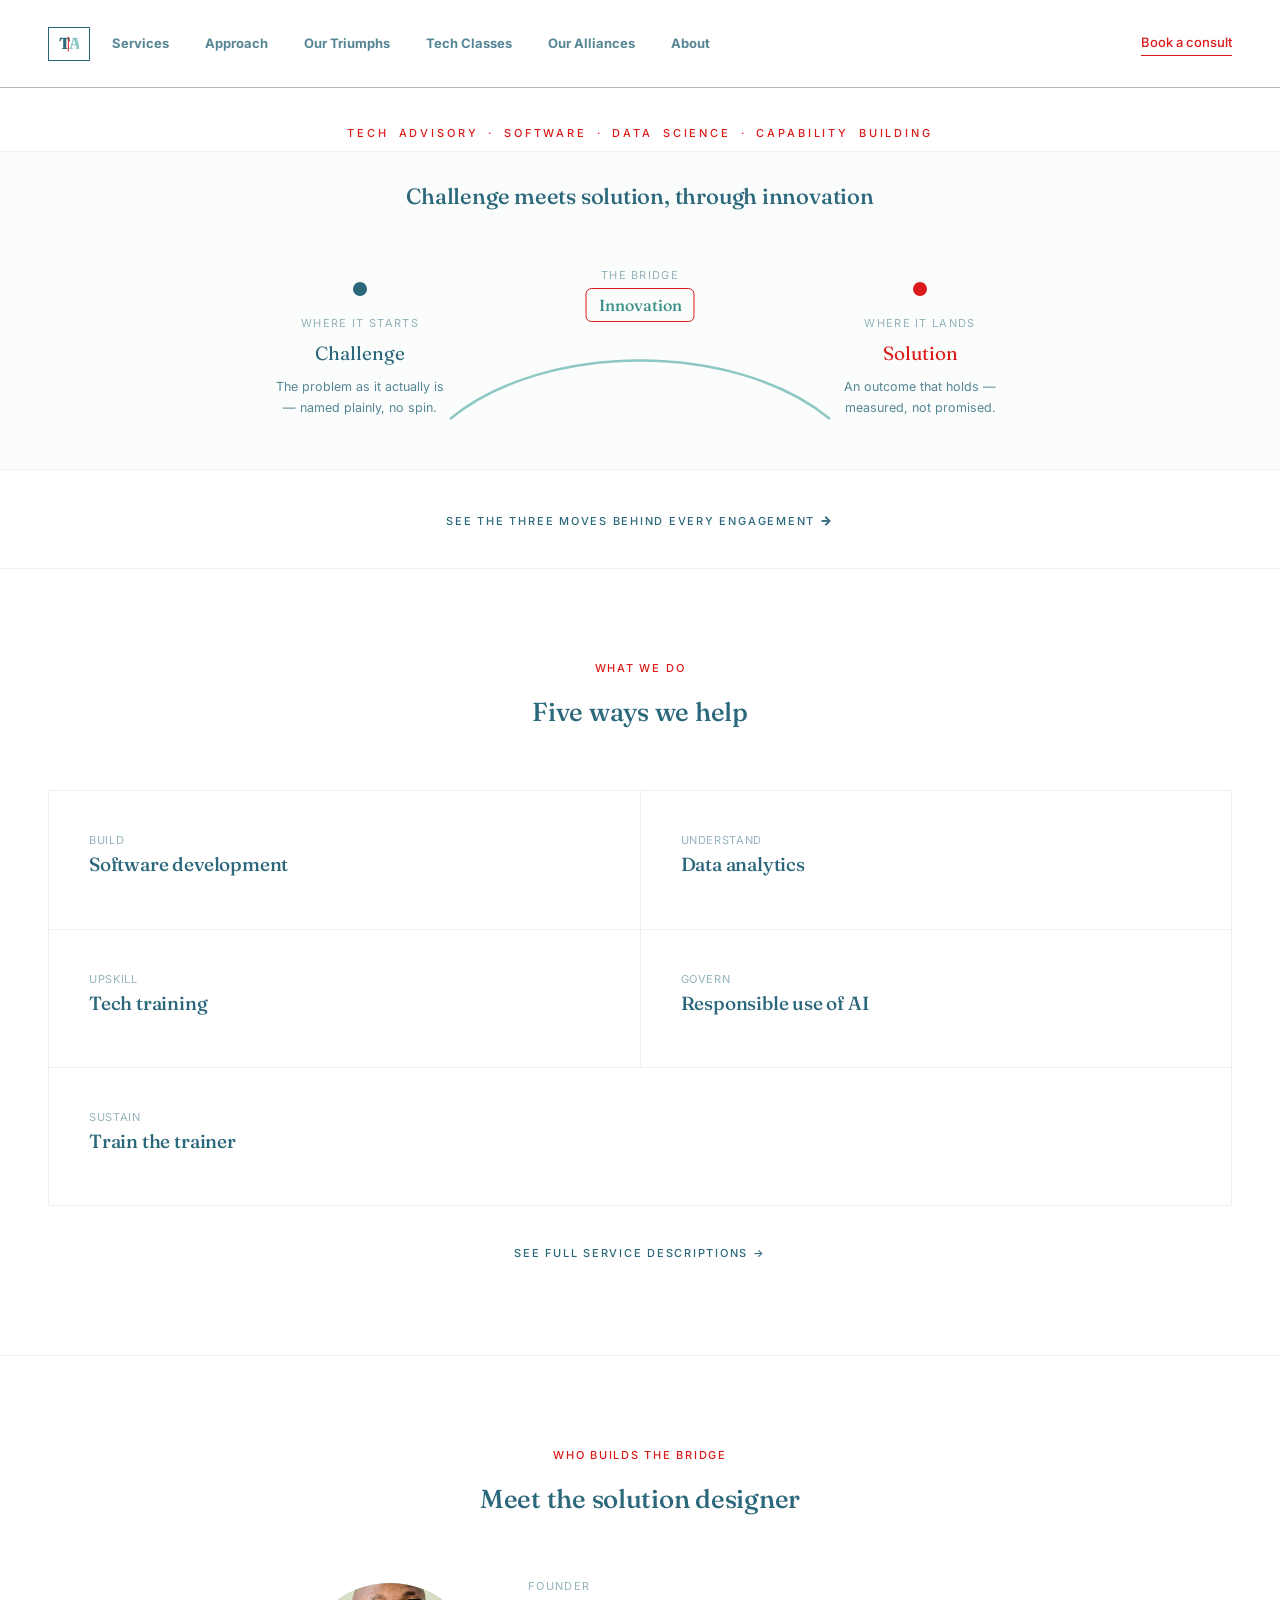
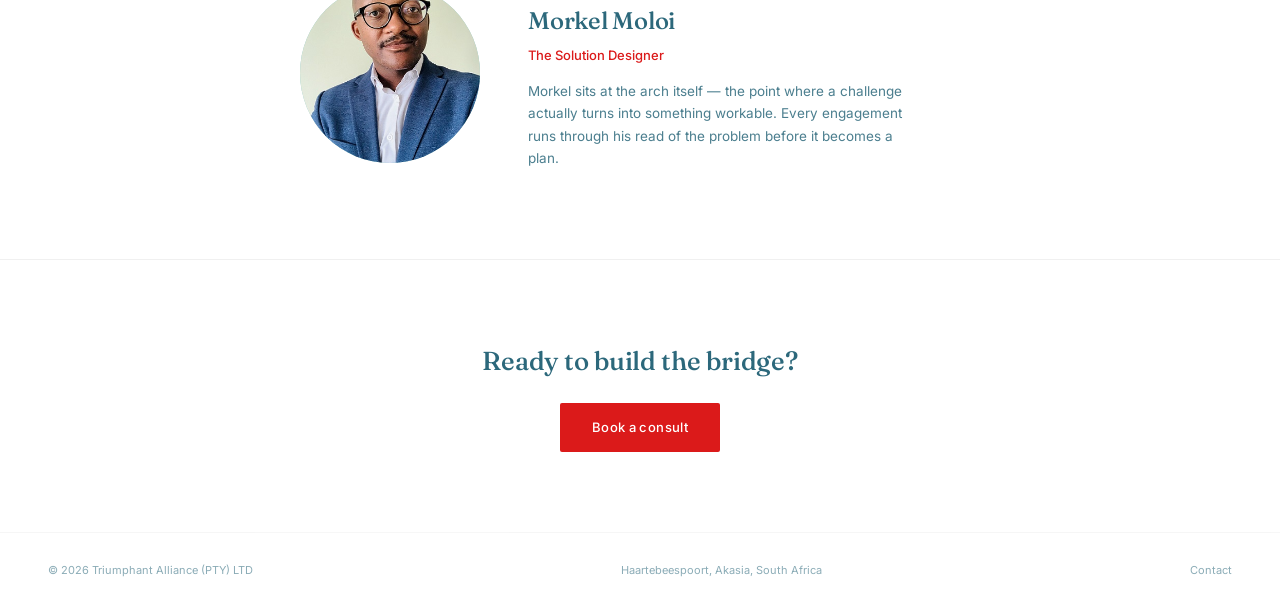
<file: index.html>
<!DOCTYPE html>
<html lang="en">
<head>
<script>document.documentElement.classList.add('js');</script>
<meta charset="UTF-8">
<meta name="viewport" content="width=device-width, initial-scale=1.0">
<title>Triumphant Alliance (PTY) LTD — Advisory & solution design</title>
<meta name="description" content="Advisory, software, data and training services built around the idea that every challenge meets a solution through innovation.">
<link rel="icon" href="assets/favicon.svg" type="image/svg+xml">
<link rel="preconnect" href="https://fonts.googleapis.com">
<link rel="preconnect" href="https://fonts.gstatic.com" crossorigin>
<link href="https://fonts.googleapis.com/css2?family=Fraunces:opsz,wght@9..144,400;9..144,500;9..144,600&family=Inter:wght@400;500;600&display=swap" rel="stylesheet">
<link rel="stylesheet" href="css/style.css">
<style>
  .hero{padding:36px 48px 8px; text-align:center;}
  @media (max-width:600px){
    .hero{padding:28px 24px 4px;}
  }
</style>
</head>
<body>

<header class="site-header">
<nav class="nav">
  <div class="links">
  <a href="index.html" class="home-icon" aria-label="Home">
    <svg width="20" height="20" viewBox="0 0 30 30">
      <text x="0" y="22" font-family="Fraunces, serif" font-size="24" font-weight="700" fill="#2C687B">T</text>
      <text x="15" y="22" font-family="Fraunces, serif" font-size="24" font-weight="700" fill="#8CC7C4">A</text>
      <line x1="14" y1="4" x2="14" y2="26" stroke="#DB1A1A" stroke-width="1.5"/>
    </svg>
  </a>
    <a href="services.html">Services</a>
    <a href="approach.html">Approach</a>
    <a href="work.html">Our Triumphs</a>
    <a href="tech-classes.html">Tech Classes</a>
    <a href="clients.html">Our Alliances</a>
    <a href="about.html">About</a>
  </div>
    <div class="nav-right">
<a href="contact.html" class="cta">Book a consult</a>
  <button class="nav-toggle" aria-label="Open menu" aria-expanded="false" onclick="var m=document.getElementById('mobileMenu'); var open=m.classList.toggle('open'); this.setAttribute('aria-expanded', open);">
    <svg width="22" height="22" viewBox="0 0 22 22"><line x1="2" y1="6" x2="20" y2="6" stroke="#2C687B" stroke-width="1.6" stroke-linecap="round"/><line x1="2" y1="11" x2="20" y2="11" stroke="#2C687B" stroke-width="1.6" stroke-linecap="round"/><line x1="2" y1="16" x2="20" y2="16" stroke="#2C687B" stroke-width="1.6" stroke-linecap="round"/></svg>
  </button>
  </div>
</nav>
<div class="mobile-menu" id="mobileMenu">
  <a href="index.html">Home</a>
  <a href="services.html">Services</a>
  <a href="approach.html">Approach</a>
  <a href="work.html">Our Triumphs</a>
  <a href="tech-classes.html">Tech Classes</a>
  <a href="clients.html">Our Alliances</a>
  <a href="about.html">About</a>
  <a href="contact.html" style="color:var(--red); font-weight:500;">Book a consult</a>
</div>
</header>

<div class="hero">
  <div class="eyebrow" style="text-align:center; letter-spacing:0.26em; word-spacing:4px;">Tech Advisory · Software · Data Science · Capability Building</div>
</div>

<div class="bridge-section" id="bridge" style="padding:12px 48px 50px;">
  <div class="bridge-head" style="margin-bottom:68px;">
    <h2 style="font-size:22px;">Challenge meets solution, through innovation</h2>
  </div>
  <div class="bridge-diagram" id="bridgeDiagram">
    <div class="barch-label"><div class="k">The bridge</div><div class="v">Innovation</div></div>
    <div class="btrack">
      <div class="bpost challenge">
        <div class="dot"></div>
        <div class="k">Where it starts</div>
        <div class="v">Challenge</div>
        <p>The problem as it actually is — named plainly, no spin.</p>
      </div>
      <div class="barch">
        <svg viewBox="0 0 400 80" preserveAspectRatio="none">
          <path class="arch" d="M0 80 C 100 2, 300 2, 400 80" fill="none" stroke="#8CC7C4" stroke-width="2.5"/>
        </svg>
      </div>
      <div class="bpost solution">
        <div class="dot"></div>
        <div class="k">Where it lands</div>
        <div class="v">Solution</div>
        <p>An outcome that holds — measured, not promised.</p>
      </div>
    </div>
  </div>
</div>

<div style="text-align:center; padding:36px 48px; border-bottom:1px solid #f0f0f0;">
  <a href="approach.html" class="eyebrow" style="color:var(--deepteal);">See the three moves behind every engagement <span class="flash-arrow">→</span></a>
</div>

<div class="section">
  <div class="section-head">
    <div class="eyebrow">What we do</div>
    <h2>Five ways we help</h2>
  </div>
  <div class="services-grid">
    <div class="service-item">
      <div class="tag">Build</div><h3>Software development</h3>
      <div class="tooltip"><p>Custom software built around how your business actually works — internal tools, client-facing platforms, and everything between.</p></div>
    </div>
    <div class="service-item">
      <div class="tag">Understand</div><h3>Data analytics</h3>
      <div class="tooltip"><p>Turning raw data into decisions — dashboards, reporting, and analysis that hold up under scrutiny.</p></div>
    </div>
    <div class="service-item">
      <div class="tag">Upskill</div><h3>Tech training</h3>
      <div class="tooltip"><p>Coding, robotics, analytics and solution design training, built for real skill transfer, not certificates.</p></div>
    </div>
    <div class="service-item">
      <div class="tag">Govern</div><h3>Responsible use of AI</h3>
      <div class="tooltip"><p>Practical guidance on where and how to use AI safely — policy, workflow, and risk, without the hype.</p></div>
    </div>
    <div class="service-item" style="grid-column:1 / -1;">
      <div class="tag">Sustain</div><h3>Train the trainer</h3>
      <div class="tooltip"><p>Equipping your own staff to teach and sustain these skills internally, long after we've left the room.</p></div>
    </div>
  </div>
  <div style="text-align:center; margin-top:32px;"><a href="services.html" class="eyebrow" style="color:var(--deepteal);">See full service descriptions →</a></div>
</div>

<div class="people">
  <div class="people-head">
    <div class="eyebrow" style="text-align:center;">Who builds the bridge</div>
    <h2>Meet the solution designer</h2>
  </div>
  <div class="person">
    <div class="photo-wrap"><img src="assets/morkel.jpg" alt="Morkel Moloi"></div>
    <div class="info">
      <div class="k">Founder</div>
      <h3>Morkel Moloi</h3>
      <div class="role">The Solution Designer</div>
      <p>Morkel sits at the arch itself — the point where a challenge actually turns into something workable. Every engagement runs through his read of the problem before it becomes a plan.</p>
    </div>
  </div>
</div>

<div class="cta-band">
  <h2>Ready to build the bridge?</h2>
  <a href="contact.html" class="btn btn-primary">Book a consult</a>
</div>

<footer class="foot">
  <span>© <span id="year"></span> Triumphant Alliance (PTY) LTD</span>
  <span>Haartebeespoort, Akasia, South Africa</span>
  <span><a href="contact.html">Contact</a></span>
</footer>

<script src="js/main.js"></script>
<script>document.getElementById('year').textContent = new Date().getFullYear();</script>
</body>
</html>
</file>
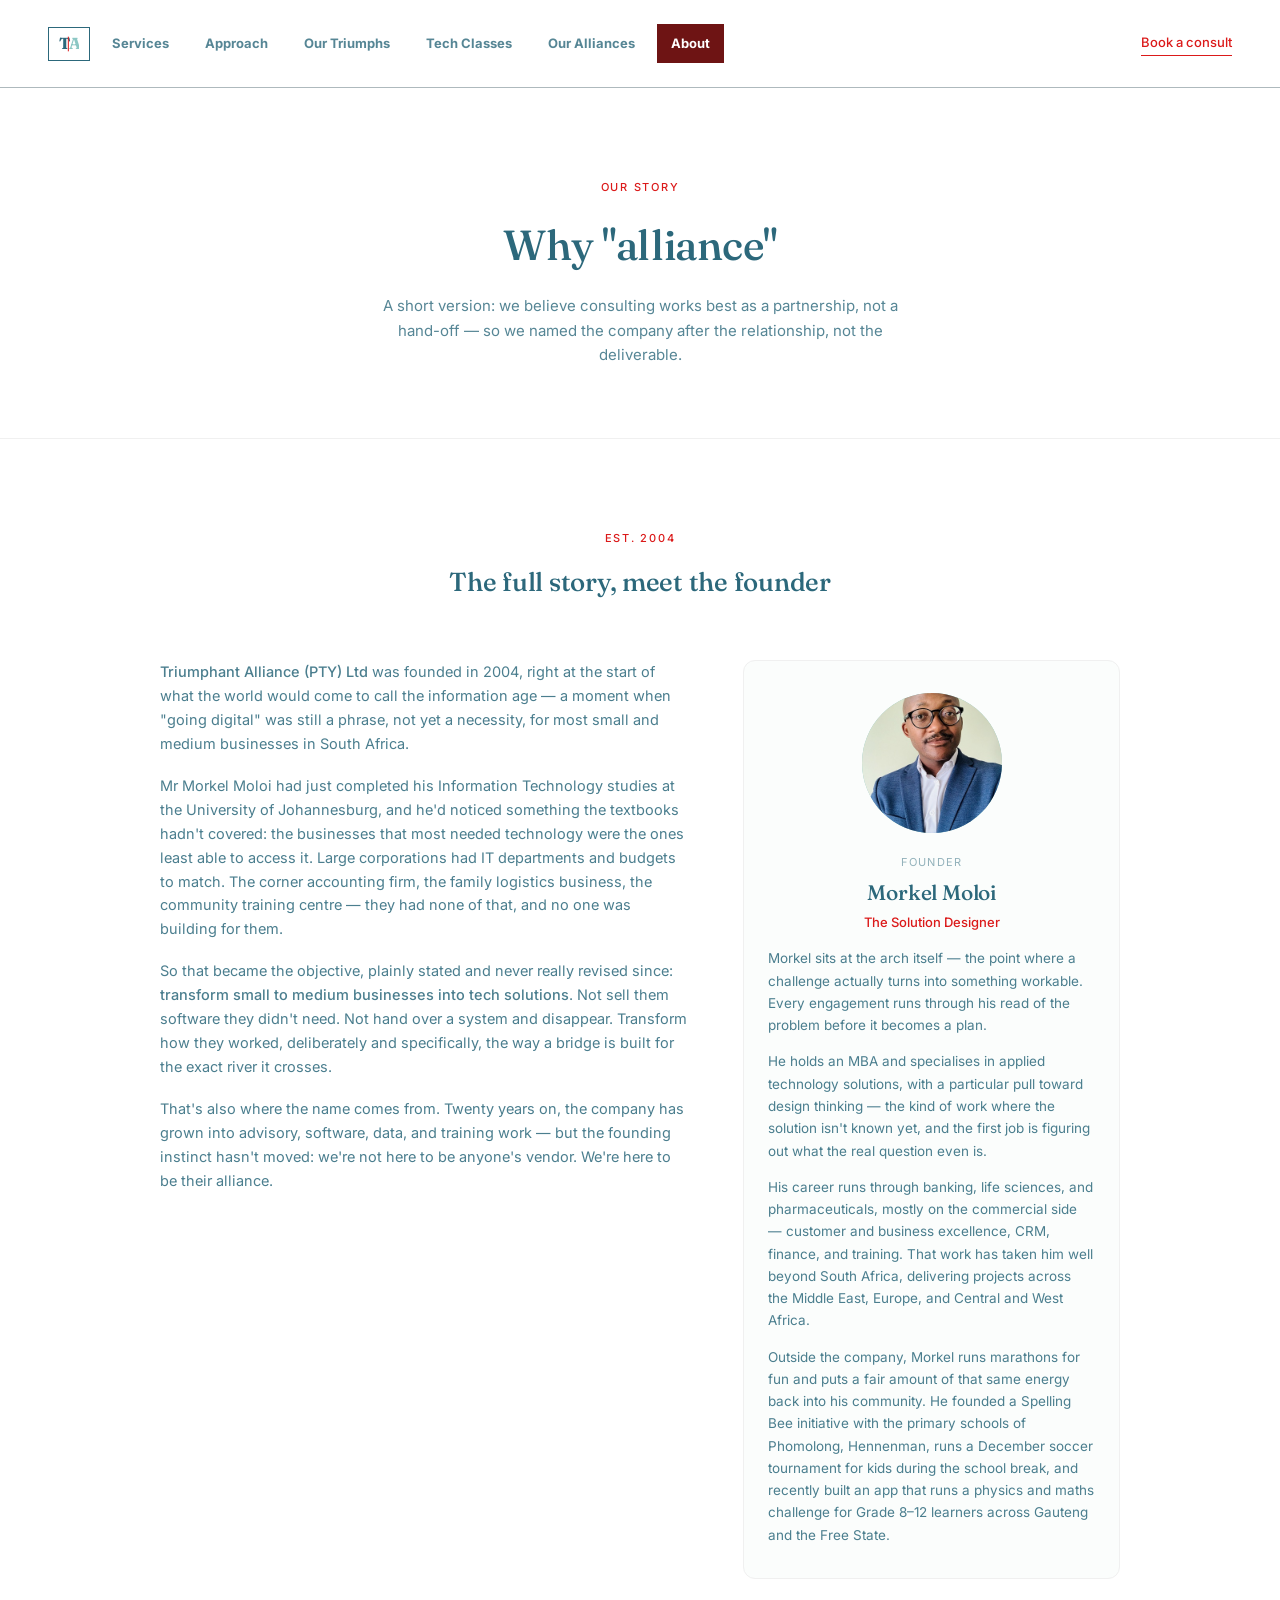
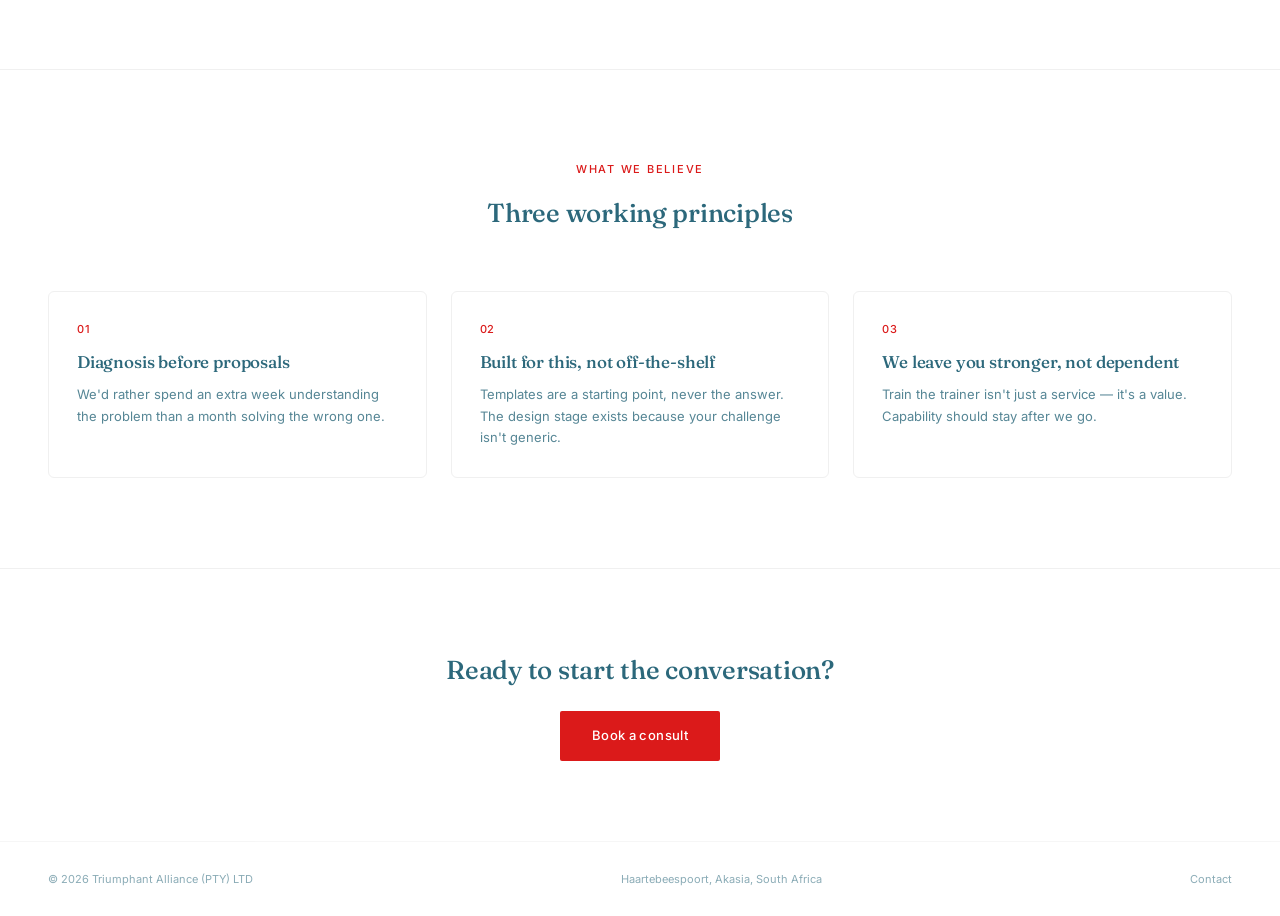
<file: about.html>
<!DOCTYPE html>
<html lang="en">
<head>
<script>document.documentElement.classList.add('js');</script>
<meta charset="UTF-8">
<meta name="viewport" content="width=device-width, initial-scale=1.0">
<title>About — Triumphant Alliance (PTY) LTD</title>
<link rel="icon" href="assets/favicon.svg" type="image/svg+xml">
<link rel="preconnect" href="https://fonts.googleapis.com">
<link rel="preconnect" href="https://fonts.gstatic.com" crossorigin>
<link href="https://fonts.googleapis.com/css2?family=Fraunces:opsz,wght@9..144,400;9..144,500;9..144,600&family=Inter:wght@400;500;600&display=swap" rel="stylesheet">
<link rel="stylesheet" href="css/style.css">
</head>
<body>

<header class="site-header">
<nav class="nav">
  <div class="links">
  <a href="index.html" class="home-icon" aria-label="Home">
    <svg width="20" height="20" viewBox="0 0 30 30">
      <text x="0" y="22" font-family="Fraunces, serif" font-size="24" font-weight="700" fill="#2C687B">T</text>
      <text x="15" y="22" font-family="Fraunces, serif" font-size="24" font-weight="700" fill="#8CC7C4">A</text>
      <line x1="14" y1="4" x2="14" y2="26" stroke="#DB1A1A" stroke-width="1.5"/>
    </svg>
  </a>
    <a href="services.html">Services</a>
    <a href="approach.html">Approach</a>
    <a href="work.html">Our Triumphs</a>
    <a href="tech-classes.html">Tech Classes</a>
    <a href="clients.html">Our Alliances</a>
    <a href="about.html" class="active">About</a>
  </div>
    <div class="nav-right">
<a href="contact.html" class="cta">Book a consult</a>
  <button class="nav-toggle" aria-label="Open menu" aria-expanded="false" onclick="var m=document.getElementById('mobileMenu'); var open=m.classList.toggle('open'); this.setAttribute('aria-expanded', open);">
    <svg width="22" height="22" viewBox="0 0 22 22"><line x1="2" y1="6" x2="20" y2="6" stroke="#2C687B" stroke-width="1.6" stroke-linecap="round"/><line x1="2" y1="11" x2="20" y2="11" stroke="#2C687B" stroke-width="1.6" stroke-linecap="round"/><line x1="2" y1="16" x2="20" y2="16" stroke="#2C687B" stroke-width="1.6" stroke-linecap="round"/></svg>
  </button>
  </div>
</nav>
<div class="mobile-menu" id="mobileMenu">
  <a href="index.html">Home</a>
  <a href="services.html">Services</a>
  <a href="approach.html">Approach</a>
  <a href="work.html">Our Triumphs</a>
  <a href="tech-classes.html">Tech Classes</a>
  <a href="clients.html">Our Alliances</a>
  <a href="about.html" class="active">About</a>
  <a href="contact.html" style="color:var(--red); font-weight:500;">Book a consult</a>
</div>
</header>

<div class="page-hero">
  <div class="eyebrow">Our story</div>
  <h1>Why "alliance"</h1>
  <p>A short version: we believe consulting works best as a partnership, not a hand-off — so we named the company after the relationship, not the deliverable.</p>
</div>

<div class="section" style="border-bottom:1px solid #f0f0f0;">
  <div class="section-head"><div class="eyebrow">Est. 2004</div><h2>The full story, meet the founder</h2></div>
  <div class="story-founder">
    <div class="story-col">
      <p><strong style="color:var(--deepteal); font-weight:500;">Triumphant Alliance (PTY) Ltd</strong> was founded in 2004, right at the start of what the world would come to call the information age — a moment when "going digital" was still a phrase, not yet a necessity, for most small and medium businesses in South Africa.</p>
      <p>Mr Morkel Moloi had just completed his Information Technology studies at the University of Johannesburg, and he'd noticed something the textbooks hadn't covered: the businesses that most needed technology were the ones least able to access it. Large corporations had IT departments and budgets to match. The corner accounting firm, the family logistics business, the community training centre — they had none of that, and no one was building for them.</p>
      <p>So that became the objective, plainly stated and never really revised since: <strong style="color:var(--deepteal); font-weight:500;">transform small to medium businesses into tech solutions</strong>. Not sell them software they didn't need. Not hand over a system and disappear. Transform how they worked, deliberately and specifically, the way a bridge is built for the exact river it crosses.</p>
      <p>That's also where the name comes from. Twenty years on, the company has grown into advisory, software, data, and training work — but the founding instinct hasn't moved: we're not here to be anyone's vendor. We're here to be their alliance.</p>
    </div>
    <div class="founder-col">
      <div class="photo-wrap" style="width:140px; height:140px; margin:0 auto 20px;"><img src="assets/morkel.jpg" alt="Morkel Moloi"></div>
      <div class="k" style="text-align:center;">Founder</div>
      <h3 style="text-align:center; font-size:21px; margin-bottom:2px;">Morkel Moloi</h3>
      <div class="role" style="text-align:center;">The Solution Designer</div>
      <p style="font-size:13.5px; opacity:0.85;">Morkel sits at the arch itself — the point where a challenge actually turns into something workable. Every engagement runs through his read of the problem before it becomes a plan.</p>
      <p style="font-size:13.5px; opacity:0.85; margin-top:14px;">He holds an MBA and specialises in applied technology solutions, with a particular pull toward design thinking — the kind of work where the solution isn't known yet, and the first job is figuring out what the real question even is.</p>
      <p style="font-size:13.5px; opacity:0.85; margin-top:14px;">His career runs through banking, life sciences, and pharmaceuticals, mostly on the commercial side — customer and business excellence, CRM, finance, and training. That work has taken him well beyond South Africa, delivering projects across the Middle East, Europe, and Central and West Africa.</p>
      <p style="font-size:13.5px; opacity:0.85; margin-top:14px;">Outside the company, Morkel runs marathons for fun and puts a fair amount of that same energy back into his community. He founded a Spelling Bee initiative with the primary schools of Phomolong, Hennenman, runs a December soccer tournament for kids during the school break, and recently built an app that runs a physics and maths challenge for Grade 8–12 learners across Gauteng and the Free State.</p>
    </div>
  </div>
</div>

<div class="section">
  <div class="section-head"><div class="eyebrow">What we believe</div><h2>Three working principles</h2></div>
  <div class="card-grid">
    <div class="card">
      <div class="tag">01</div>
      <h3>Diagnosis before proposals</h3>
      <p>We'd rather spend an extra week understanding the problem than a month solving the wrong one.</p>
    </div>
    <div class="card">
      <div class="tag">02</div>
      <h3>Built for this, not off-the-shelf</h3>
      <p>Templates are a starting point, never the answer. The design stage exists because your challenge isn't generic.</p>
    </div>
    <div class="card">
      <div class="tag">03</div>
      <h3>We leave you stronger, not dependent</h3>
      <p>Train the trainer isn't just a service — it's a value. Capability should stay after we go.</p>
    </div>
  </div>
</div>

<div class="cta-band">
  <h2>Ready to start the conversation?</h2>
  <a href="contact.html" class="btn btn-primary">Book a consult</a>
</div>

<footer class="foot">
  <span>© <span id="year"></span> Triumphant Alliance (PTY) LTD</span>
  <span>Haartebeespoort, Akasia, South Africa</span>
  <span><a href="contact.html">Contact</a></span>
</footer>

<script src="js/main.js"></script>
<script>document.getElementById('year').textContent = new Date().getFullYear();</script>
</body>
</html>
</file>
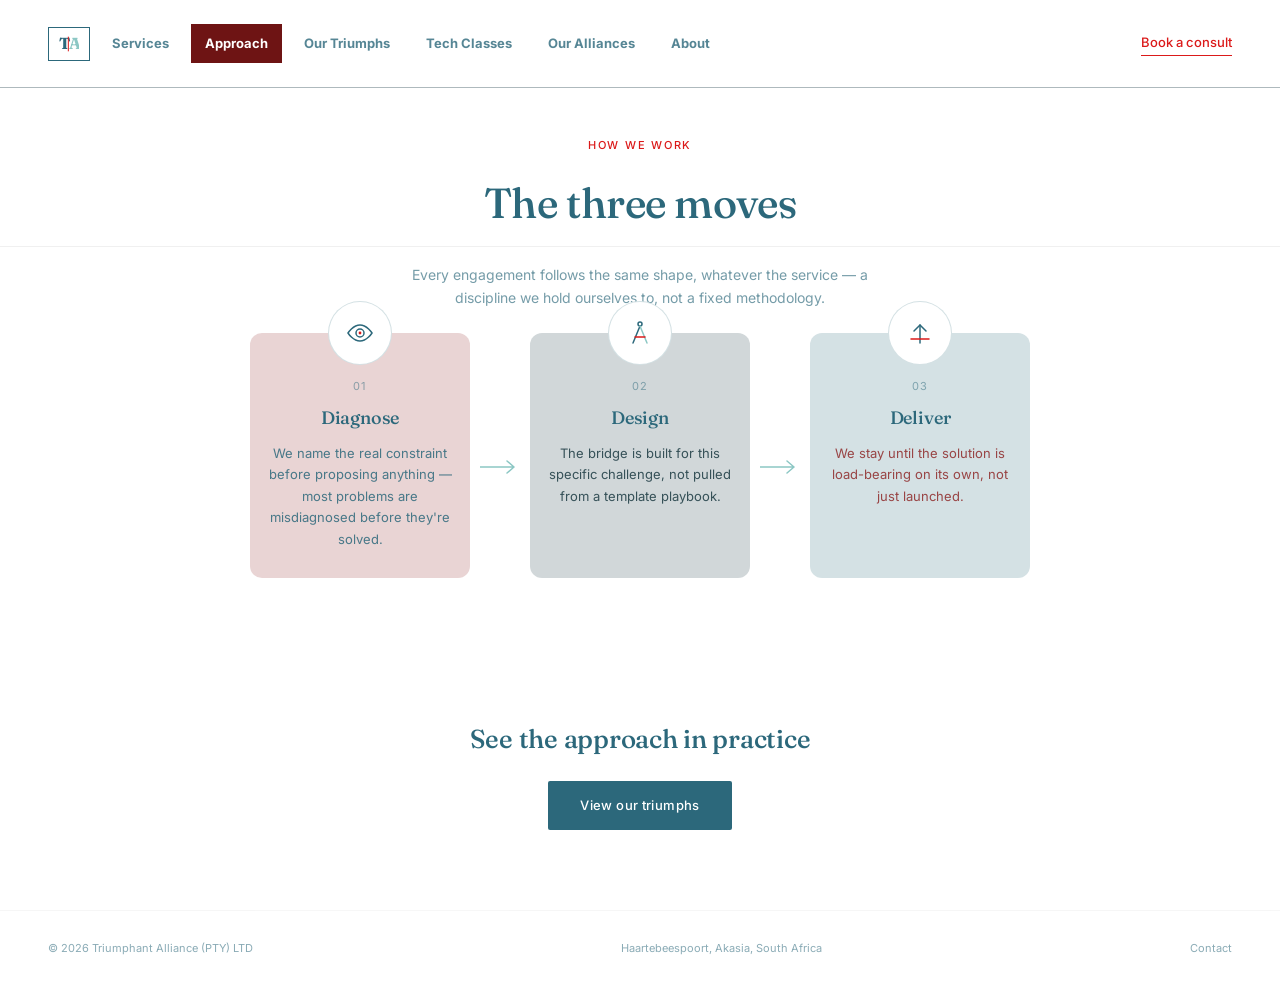
<file: approach.html>
<!DOCTYPE html>
<html lang="en">
<head>
<script>document.documentElement.classList.add('js');</script>
<meta charset="UTF-8">
<meta name="viewport" content="width=device-width, initial-scale=1.0">
<title>Approach — Triumphant Alliance (PTY) LTD</title>
<link rel="icon" href="assets/favicon.svg" type="image/svg+xml">
<link rel="preconnect" href="https://fonts.googleapis.com">
<link rel="preconnect" href="https://fonts.gstatic.com" crossorigin>
<link href="https://fonts.googleapis.com/css2?family=Fraunces:opsz,wght@9..144,400;9..144,500;9..144,600&family=Inter:wght@400;500;600&display=swap" rel="stylesheet">
<link rel="stylesheet" href="css/style.css">
</head>
<body>

<header class="site-header">
<nav class="nav">
  <div class="links">
  <a href="index.html" class="home-icon" aria-label="Home">
    <svg width="20" height="20" viewBox="0 0 30 30">
      <text x="0" y="22" font-family="Fraunces, serif" font-size="24" font-weight="700" fill="#2C687B">T</text>
      <text x="15" y="22" font-family="Fraunces, serif" font-size="24" font-weight="700" fill="#8CC7C4">A</text>
      <line x1="14" y1="4" x2="14" y2="26" stroke="#DB1A1A" stroke-width="1.5"/>
    </svg>
  </a>
    <a href="services.html">Services</a>
    <a href="approach.html" class="active">Approach</a>
    <a href="work.html">Our Triumphs</a>
    <a href="tech-classes.html">Tech Classes</a>
    <a href="clients.html">Our Alliances</a>
    <a href="about.html">About</a>
  </div>
    <div class="nav-right">
<a href="contact.html" class="cta">Book a consult</a>
  <button class="nav-toggle" aria-label="Open menu" aria-expanded="false" onclick="var m=document.getElementById('mobileMenu'); var open=m.classList.toggle('open'); this.setAttribute('aria-expanded', open);">
    <svg width="22" height="22" viewBox="0 0 22 22"><line x1="2" y1="6" x2="20" y2="6" stroke="#2C687B" stroke-width="1.6" stroke-linecap="round"/><line x1="2" y1="11" x2="20" y2="11" stroke="#2C687B" stroke-width="1.6" stroke-linecap="round"/><line x1="2" y1="16" x2="20" y2="16" stroke="#2C687B" stroke-width="1.6" stroke-linecap="round"/></svg>
  </button>
  </div>
</nav>
<div class="mobile-menu" id="mobileMenu">
  <a href="index.html">Home</a>
  <a href="services.html">Services</a>
  <a href="approach.html" class="active">Approach</a>
  <a href="work.html">Our Triumphs</a>
  <a href="tech-classes.html">Tech Classes</a>
  <a href="clients.html">Our Alliances</a>
  <a href="about.html">About</a>
  <a href="contact.html" style="color:var(--red); font-weight:500;">Book a consult</a>
</div>
</header>

<div class="page-hero" style="padding:48px 48px 8px;">
  <div class="eyebrow">How we work</div>
  <h1 style="margin:14px auto 0;">The three moves</h1>
</div>

<div class="flow-section" style="padding:16px 48px 60px;">
  <p style="text-align:center; max-width:520px; margin:0 auto 8px; opacity:0.65; font-size:14px;">Every engagement follows the same shape, whatever the service — a discipline we hold ourselves to, not a fixed methodology.</p>
  <div class="flow" id="approachFlow">
    <div class="flow-step step-diagnose">
      <div class="icon">
        <svg width="32" height="32" viewBox="0 0 32 32">
          <path d="M4 16C4 16 9 8 16 8C23 8 28 16 28 16C28 16 23 24 16 24C9 24 4 16 4 16Z" fill="none" stroke="#2C687B" stroke-width="1.5"/>
          <circle cx="16" cy="16" r="4" fill="none" stroke="#2C687B" stroke-width="1.5"/>
          <circle cx="16" cy="16" r="1.4" fill="#DB1A1A"/>
        </svg>
      </div>
      <div class="num">01</div>
      <h3>Diagnose</h3>
      <p>We name the real constraint before proposing anything — most problems are misdiagnosed before they're solved.</p>
    </div>

    <div class="flow-arrow">
      <svg width="40" height="16" viewBox="0 0 40 16"><path d="M0 8H34M34 8L27 2M34 8L27 14" fill="none" stroke="#8CC7C4" stroke-width="1.5" stroke-linecap="round" stroke-linejoin="round"/></svg>
    </div>

    <div class="flow-step step-design">
      <div class="icon">
        <svg width="32" height="32" viewBox="0 0 32 32">
          <circle cx="16" cy="7" r="2" fill="none" stroke="#2C687B" stroke-width="1.5"/>
          <path d="M16 9L9 26" fill="none" stroke="#2C687B" stroke-width="1.5" stroke-linecap="round"/>
          <path d="M16 9L23 26" fill="none" stroke="#8CC7C4" stroke-width="1.5" stroke-linecap="round"/>
          <path d="M11 20H21" fill="none" stroke="#DB1A1A" stroke-width="1.5" stroke-linecap="round"/>
        </svg>
      </div>
      <div class="num">02</div>
      <h3>Design</h3>
      <p>The bridge is built for this specific challenge, not pulled from a template playbook.</p>
    </div>

    <div class="flow-arrow">
      <svg width="40" height="16" viewBox="0 0 40 16"><path d="M0 8H34M34 8L27 2M34 8L27 14" fill="none" stroke="#8CC7C4" stroke-width="1.5" stroke-linecap="round" stroke-linejoin="round"/></svg>
    </div>

    <div class="flow-step step-deliver">
      <div class="icon">
        <svg width="32" height="32" viewBox="0 0 32 32">
          <path d="M16 26V8" fill="none" stroke="#2C687B" stroke-width="1.5" stroke-linecap="round"/>
          <path d="M10 14L16 8L22 14" fill="none" stroke="#2C687B" stroke-width="1.5" stroke-linecap="round" stroke-linejoin="round"/>
          <line x1="7" y1="22" x2="25" y2="22" stroke="#DB1A1A" stroke-width="1.5" stroke-linecap="round"/>
        </svg>
      </div>
      <div class="num">03</div>
      <h3>Deliver</h3>
      <p>We stay until the solution is load-bearing on its own, not just launched.</p>
    </div>
  </div>
</div>


<div class="cta-band">
  <h2>See the approach in practice</h2>
  <a href="work.html" class="btn btn-dark">View our triumphs</a>
</div>

<footer class="foot">
  <span>© <span id="year"></span> Triumphant Alliance (PTY) LTD</span>
  <span>Haartebeespoort, Akasia, South Africa</span>
  <span><a href="contact.html">Contact</a></span>
</footer>

<script src="js/main.js"></script>
<script>document.getElementById('year').textContent = new Date().getFullYear();</script>
</body>
</html>
</file>
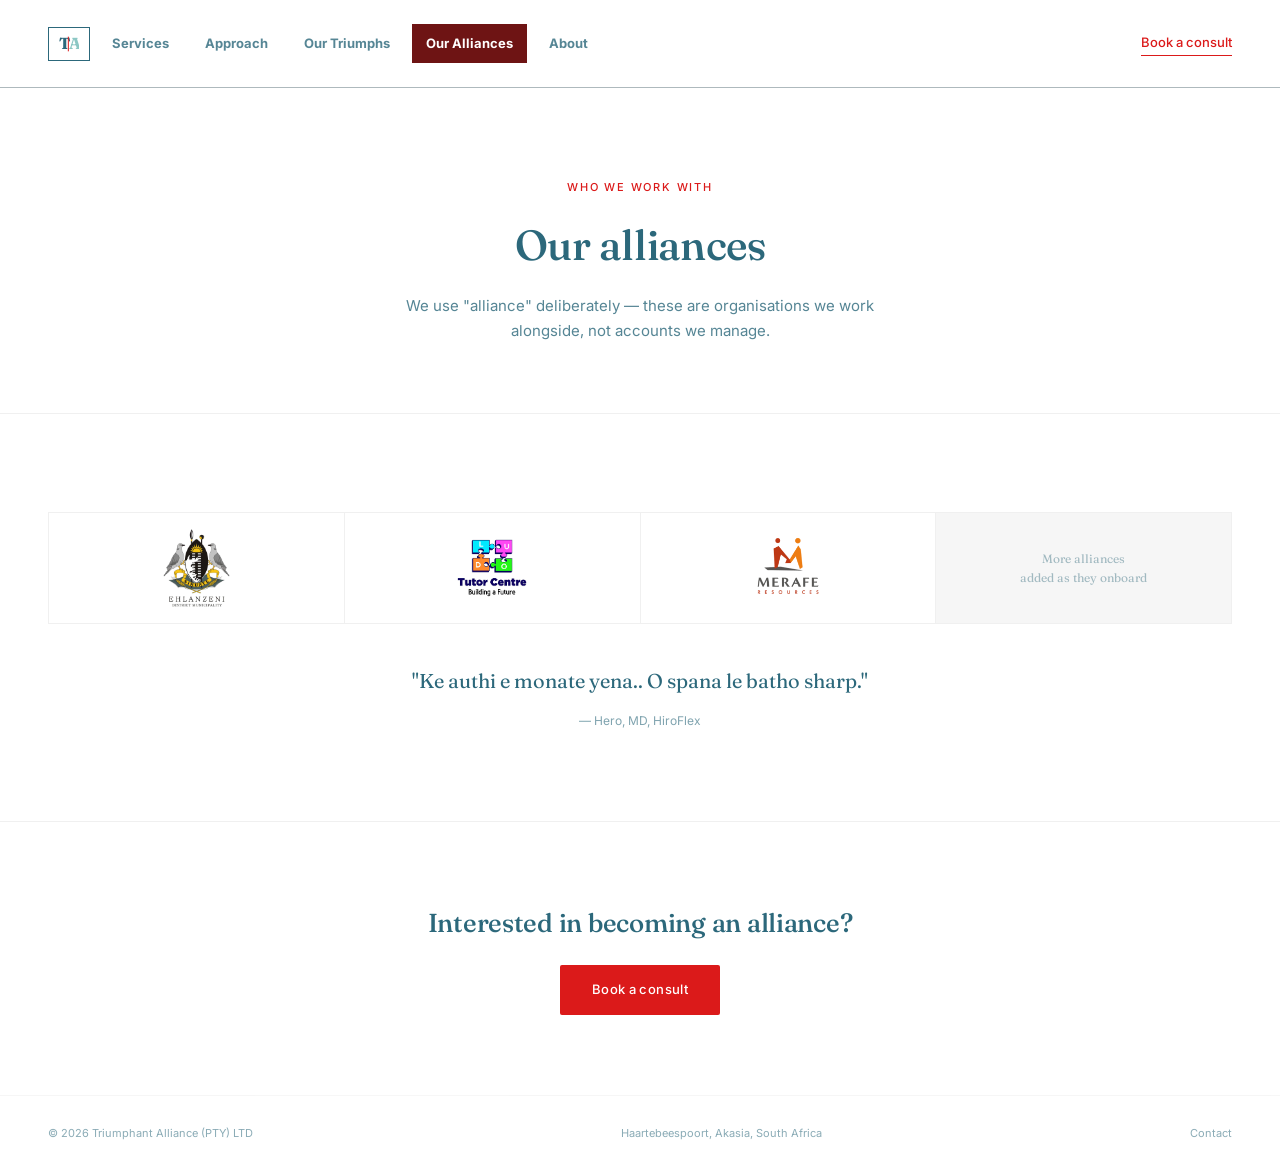
<file: clients.html>
<!DOCTYPE html>
<html lang="en">
<head>
<script>document.documentElement.classList.add('js');</script>
<meta charset="UTF-8">
<meta name="viewport" content="width=device-width, initial-scale=1.0">
<title>Our alliances — Triumphant Alliance (PTY) LTD</title>
<link rel="icon" href="assets/favicon.svg" type="image/svg+xml">
<link rel="preconnect" href="https://fonts.googleapis.com">
<link rel="preconnect" href="https://fonts.gstatic.com" crossorigin>
<link href="https://fonts.googleapis.com/css2?family=Fraunces:opsz,wght@9..144,400;9..144,500;9..144,600&family=Inter:wght@400;500;600&display=swap" rel="stylesheet">
<link rel="stylesheet" href="css/style.css">
</head>
<body>

<header class="site-header">
<nav class="nav">
  <div class="links">
  <a href="index.html" class="home-icon" aria-label="Home">
    <svg width="20" height="20" viewBox="0 0 30 30">
      <text x="0" y="22" font-family="Fraunces, serif" font-size="24" font-weight="700" fill="#2C687B">T</text>
      <text x="15" y="22" font-family="Fraunces, serif" font-size="24" font-weight="700" fill="#8CC7C4">A</text>
      <line x1="14" y1="4" x2="14" y2="26" stroke="#DB1A1A" stroke-width="1.5"/>
    </svg>
  </a>
    <a href="services.html">Services</a>
    <a href="approach.html">Approach</a>
    <a href="work.html">Our Triumphs</a>
    <a href="clients.html" class="active">Our Alliances</a>
    <a href="about.html">About</a>
  </div>
    <div class="nav-right">
<a href="contact.html" class="cta">Book a consult</a>
  <button class="nav-toggle" aria-label="Open menu" aria-expanded="false" onclick="var m=document.getElementById('mobileMenu'); var open=m.classList.toggle('open'); this.setAttribute('aria-expanded', open);">
    <svg width="22" height="22" viewBox="0 0 22 22"><line x1="2" y1="6" x2="20" y2="6" stroke="#2C687B" stroke-width="1.6" stroke-linecap="round"/><line x1="2" y1="11" x2="20" y2="11" stroke="#2C687B" stroke-width="1.6" stroke-linecap="round"/><line x1="2" y1="16" x2="20" y2="16" stroke="#2C687B" stroke-width="1.6" stroke-linecap="round"/></svg>
  </button>
  </div>
</nav>
<div class="mobile-menu" id="mobileMenu">
  <a href="index.html">Home</a>
  <a href="services.html">Services</a>
  <a href="approach.html">Approach</a>
  <a href="work.html">Our Triumphs</a>
  <a href="clients.html" class="active">Our alliances</a>
  <a href="about.html">About</a>
  <a href="contact.html" style="color:var(--red); font-weight:500;">Book a consult</a>
</div>
</header>

<div class="page-hero">
  <div class="eyebrow">Who we work with</div>
  <h1>Our alliances</h1>
  <p>We use "alliance" deliberately — these are organisations we work alongside, not accounts we manage.</p>
</div>

<div class="section">
  <div class="logo-grid">
    <div class="logo-tile"><img src="assets/clients/ehlanzeni.jpg" alt="Ehlanzeni District Municipality"></div>
    <div class="logo-tile"><img src="assets/clients/ludo-tutor-centre.png" alt="Ludo Tutor Centre"></div>
    <div class="logo-tile"><img src="assets/clients/merafe-resources.png" alt="Merafe Resources"></div>
    <div class="logo-tile" style="opacity:0.4; font-size:12px; text-align:center; padding:12px;">More alliances<br>added as they onboard</div>
  </div>

  <blockquote>
    "Ke authi e monate yena.. O spana le batho sharp."
    <cite>— Hero, MD, HiroFlex </cite>
  </blockquote>
</div>

<div class="cta-band">
  <h2>Interested in becoming an alliance?</h2>
  <a href="contact.html" class="btn btn-primary">Book a consult</a>
</div>

<footer class="foot">
  <span>© <span id="year"></span> Triumphant Alliance (PTY) LTD</span>
  <span>Haartebeespoort, Akasia, South Africa</span>
  <span><a href="contact.html">Contact</a></span>
</footer>

<script src="js/main.js"></script>
<script>document.getElementById('year').textContent = new Date().getFullYear();</script>
</body>
</html>
</file>
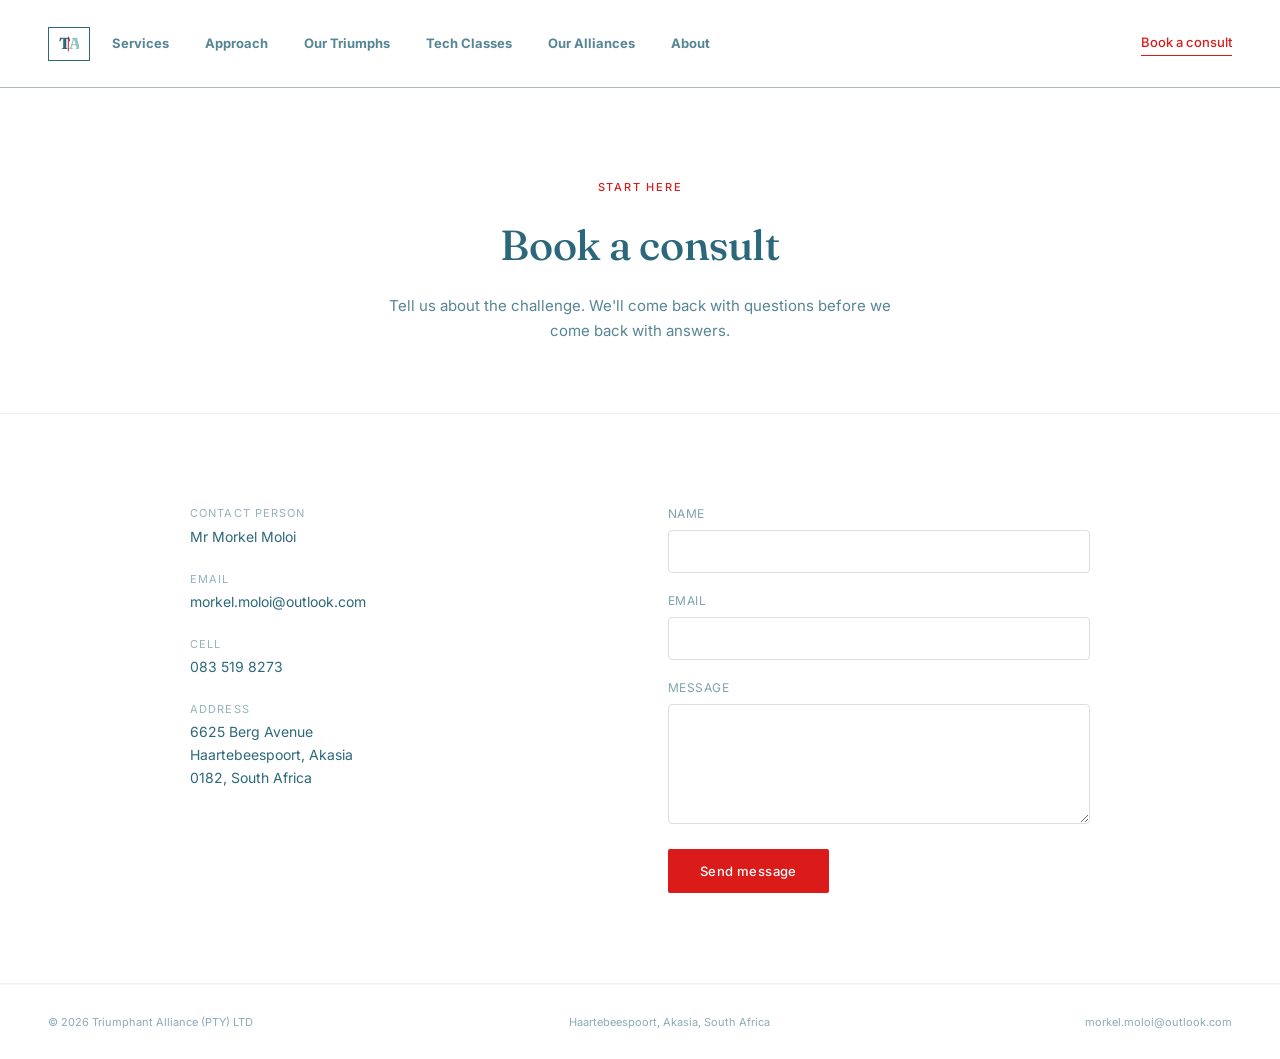
<file: contact.html>
<!DOCTYPE html>
<html lang="en">
<head>
<script>document.documentElement.classList.add('js');</script>
<meta charset="UTF-8">
<meta name="viewport" content="width=device-width, initial-scale=1.0">
<title>Contact — Triumphant Alliance (PTY) LTD</title>
<link rel="icon" href="assets/favicon.svg" type="image/svg+xml">
<link rel="preconnect" href="https://fonts.googleapis.com">
<link rel="preconnect" href="https://fonts.gstatic.com" crossorigin>
<link href="https://fonts.googleapis.com/css2?family=Fraunces:opsz,wght@9..144,400;9..144,500;9..144,600&family=Inter:wght@400;500;600&display=swap" rel="stylesheet">
<link rel="stylesheet" href="css/style.css">
</head>
<body>

<header class="site-header">
<nav class="nav">
  <div class="links">
  <a href="index.html" class="home-icon" aria-label="Home">
    <svg width="20" height="20" viewBox="0 0 30 30">
      <text x="0" y="22" font-family="Fraunces, serif" font-size="24" font-weight="700" fill="#2C687B">T</text>
      <text x="15" y="22" font-family="Fraunces, serif" font-size="24" font-weight="700" fill="#8CC7C4">A</text>
      <line x1="14" y1="4" x2="14" y2="26" stroke="#DB1A1A" stroke-width="1.5"/>
    </svg>
  </a>
    <a href="services.html">Services</a>
    <a href="approach.html">Approach</a>
    <a href="work.html">Our Triumphs</a>
    <a href="tech-classes.html">Tech Classes</a>
    <a href="clients.html">Our Alliances</a>
    <a href="about.html">About</a>
  </div>
    <div class="nav-right">
<a href="contact.html" class="cta active">Book a consult</a>
  <button class="nav-toggle" aria-label="Open menu" aria-expanded="false" onclick="var m=document.getElementById('mobileMenu'); var open=m.classList.toggle('open'); this.setAttribute('aria-expanded', open);">
    <svg width="22" height="22" viewBox="0 0 22 22"><line x1="2" y1="6" x2="20" y2="6" stroke="#2C687B" stroke-width="1.6" stroke-linecap="round"/><line x1="2" y1="11" x2="20" y2="11" stroke="#2C687B" stroke-width="1.6" stroke-linecap="round"/><line x1="2" y1="16" x2="20" y2="16" stroke="#2C687B" stroke-width="1.6" stroke-linecap="round"/></svg>
  </button>
  </div>
</nav>
<div class="mobile-menu" id="mobileMenu">
  <a href="index.html">Home</a>
  <a href="services.html">Services</a>
  <a href="approach.html">Approach</a>
  <a href="work.html">Our Triumphs</a>
  <a href="tech-classes.html">Tech Classes</a>
  <a href="clients.html">Our Alliances</a>
  <a href="about.html">About</a>
  <a href="contact.html" style="color:var(--red); font-weight:500;">Book a consult</a>
</div>
</header>

<div class="page-hero">
  <div class="eyebrow">Start here</div>
  <h1>Book a consult</h1>
  <p>Tell us about the challenge. We'll come back with questions before we come back with answers.</p>
</div>

<div class="section">
  <div class="contact-grid">
    <div class="contact-details">
      <div class="row"><div><span class="k">Contact person</span>Mr Morkel Moloi</div></div>
      <div class="row"><div><span class="k">Email</span><a href="mailto:morkel.moloi@outlook.com">morkel.moloi@outlook.com</a></div></div>
      <div class="row"><div><span class="k">Cell</span><a href="tel:+27835198273">083 519 8273</a></div></div>
      <div class="row"><div><span class="k">Address</span>6625 Berg Avenue<br>Haartebeespoort, Akasia<br>0182, South Africa</div></div>
    </div>

    <form class="contact-form" name="contact" method="POST" data-netlify="true" netlify-honeypot="bot-field">
      <input type="hidden" name="form-name" value="contact">
      <p style="display:none;"><label>Don't fill this out: <input name="bot-field"></label></p>

      <label for="name">Name</label>
      <input type="text" id="name" name="name" required>

      <label for="email">Email</label>
      <input type="email" id="email" name="email" required>

      <label for="message">Message</label>
      <textarea id="message" name="message" required></textarea>

      <button type="submit" class="btn btn-primary">Send message</button>
    </form>
  </div>
</div>

<footer class="foot">
  <span>© <span id="year"></span> Triumphant Alliance (PTY) LTD</span>
  <span>Haartebeespoort, Akasia, South Africa</span>
  <span><a href="mailto:morkel.moloi@outlook.com">morkel.moloi@outlook.com</a></span>
</footer>

<script src="js/main.js"></script>
<script>document.getElementById('year').textContent = new Date().getFullYear();</script>
</body>
</html>
</file>
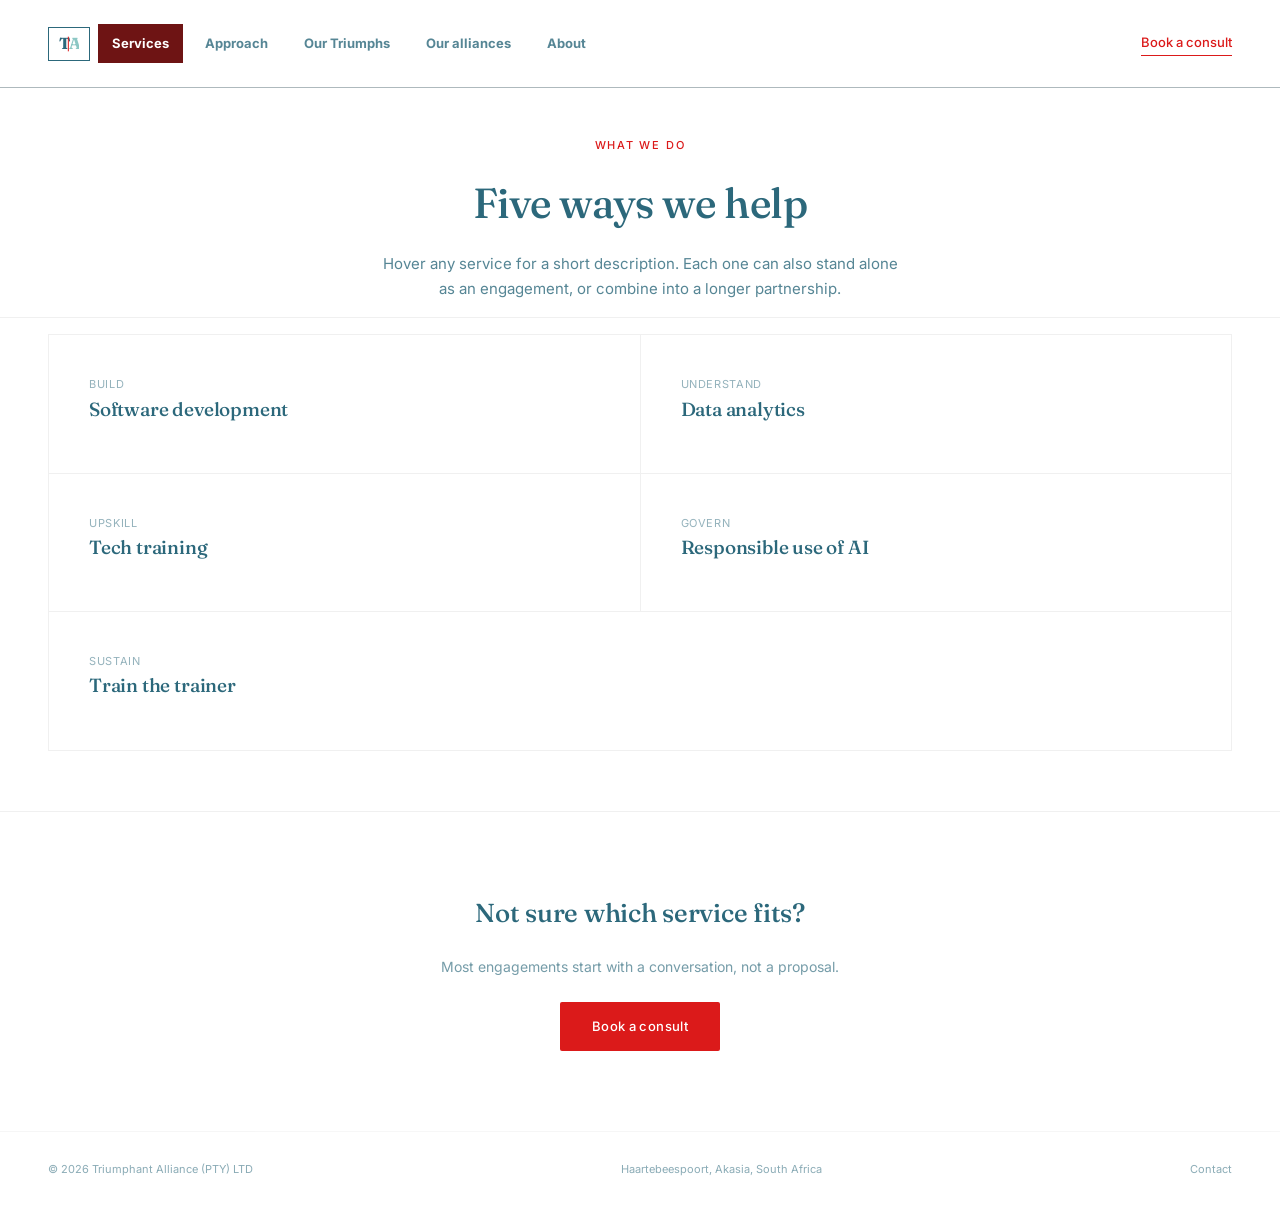
<file: services.html>
<!DOCTYPE html>
<html lang="en">
<head>
<script>document.documentElement.classList.add('js');</script>
<meta charset="UTF-8">
<meta name="viewport" content="width=device-width, initial-scale=1.0">
<title>Services — Triumphant Alliance (PTY) LTD</title>
<link rel="icon" href="assets/favicon.svg" type="image/svg+xml">
<link rel="preconnect" href="https://fonts.googleapis.com">
<link rel="preconnect" href="https://fonts.gstatic.com" crossorigin>
<link href="https://fonts.googleapis.com/css2?family=Fraunces:opsz,wght@9..144,400;9..144,500;9..144,600&family=Inter:wght@400;500;600&display=swap" rel="stylesheet">
<link rel="stylesheet" href="css/style.css">
</head>
<body>

<header class="site-header">
<nav class="nav">
  <div class="links">
  <a href="index.html" class="home-icon" aria-label="Home">
    <svg width="20" height="20" viewBox="0 0 30 30">
      <text x="0" y="22" font-family="Fraunces, serif" font-size="24" font-weight="700" fill="#2C687B">T</text>
      <text x="15" y="22" font-family="Fraunces, serif" font-size="24" font-weight="700" fill="#8CC7C4">A</text>
      <line x1="14" y1="4" x2="14" y2="26" stroke="#DB1A1A" stroke-width="1.5"/>
    </svg>
  </a>
    <a href="services.html" class="active">Services</a>
    <a href="approach.html">Approach</a>
    <a href="work.html">Our Triumphs</a>
    <a href="clients.html">Our alliances</a>
    <a href="about.html">About</a>
  </div>
    <div class="nav-right">
<a href="contact.html" class="cta">Book a consult</a>
  <button class="nav-toggle" aria-label="Open menu" aria-expanded="false" onclick="var m=document.getElementById('mobileMenu'); var open=m.classList.toggle('open'); this.setAttribute('aria-expanded', open);">
    <svg width="22" height="22" viewBox="0 0 22 22"><line x1="2" y1="6" x2="20" y2="6" stroke="#2C687B" stroke-width="1.6" stroke-linecap="round"/><line x1="2" y1="11" x2="20" y2="11" stroke="#2C687B" stroke-width="1.6" stroke-linecap="round"/><line x1="2" y1="16" x2="20" y2="16" stroke="#2C687B" stroke-width="1.6" stroke-linecap="round"/></svg>
  </button>
  </div>
</nav>
<div class="mobile-menu" id="mobileMenu">
  <a href="index.html">Home</a>
  <a href="services.html" class="active">Services</a>
  <a href="approach.html">Approach</a>
  <a href="work.html">Our Triumphs</a>
  <a href="clients.html">Our alliances</a>
  <a href="about.html">About</a>
  <a href="contact.html" style="color:var(--red); font-weight:500;">Book a consult</a>
</div>
</header>

<div class="page-hero" style="padding:48px 48px 16px;">
  <div class="eyebrow">What we do</div>
  <h1>Five ways we help</h1>
  <p>Hover any service for a short description. Each one can also stand alone as an engagement, or combine into a longer partnership.</p>
</div>

<div class="section" style="padding:8px 48px 60px;">
  <div class="services-grid">
    <div class="service-item">
      <div class="tag">Build</div><h3>Software development</h3>
      <div class="tooltip"><p>Custom software built around how your business actually works — internal tools, client-facing platforms, and everything between. We design for the workflow you have, not the one a template assumes.</p></div>
    </div>
    <div class="service-item">
      <div class="tag">Understand</div><h3>Data analytics</h3>
      <div class="tooltip"><p>Turning raw data into decisions — dashboards, reporting, and analysis that hold up under scrutiny. We start from the question you need answered, not the data you happen to have.</p></div>
    </div>
    <div class="service-item">
      <div class="tag">Upskill</div><h3>Tech training</h3>
      <div class="tooltip"><p>Coding, robotics, analytics and solution design training, built for real skill transfer, not certificates. Programmes can be run for individuals, teams, or classrooms.</p></div>
    </div>
    <div class="service-item">
      <div class="tag">Govern</div><h3>Responsible use of AI</h3>
      <div class="tooltip"><p>Practical guidance on where and how to use AI safely — policy, workflow, and risk, without the hype. We help you decide what AI should and shouldn't touch in your organisation.</p></div>
    </div>
    <div class="service-item" style="grid-column:1 / -1;">
      <div class="tag">Sustain</div><h3>Train the trainer</h3>
      <div class="tooltip"><p>Equipping your own staff to teach and sustain these skills internally, long after we've left the room — so capability compounds instead of walking out the door with us.</p></div>
    </div>
  </div>
</div>

<div class="cta-band">
  <h2>Not sure which service fits?</h2>
  <p style="opacity:0.65; font-size:14px; margin-bottom:24px;">Most engagements start with a conversation, not a proposal.</p>
  <a href="contact.html" class="btn btn-primary">Book a consult</a>
</div>

<footer class="foot">
  <span>© <span id="year"></span> Triumphant Alliance (PTY) LTD</span>
  <span>Haartebeespoort, Akasia, South Africa</span>
  <span><a href="contact.html">Contact</a></span>
</footer>

<script src="js/main.js"></script>
<script>document.getElementById('year').textContent = new Date().getFullYear();</script>
</body>
</html>
</file>
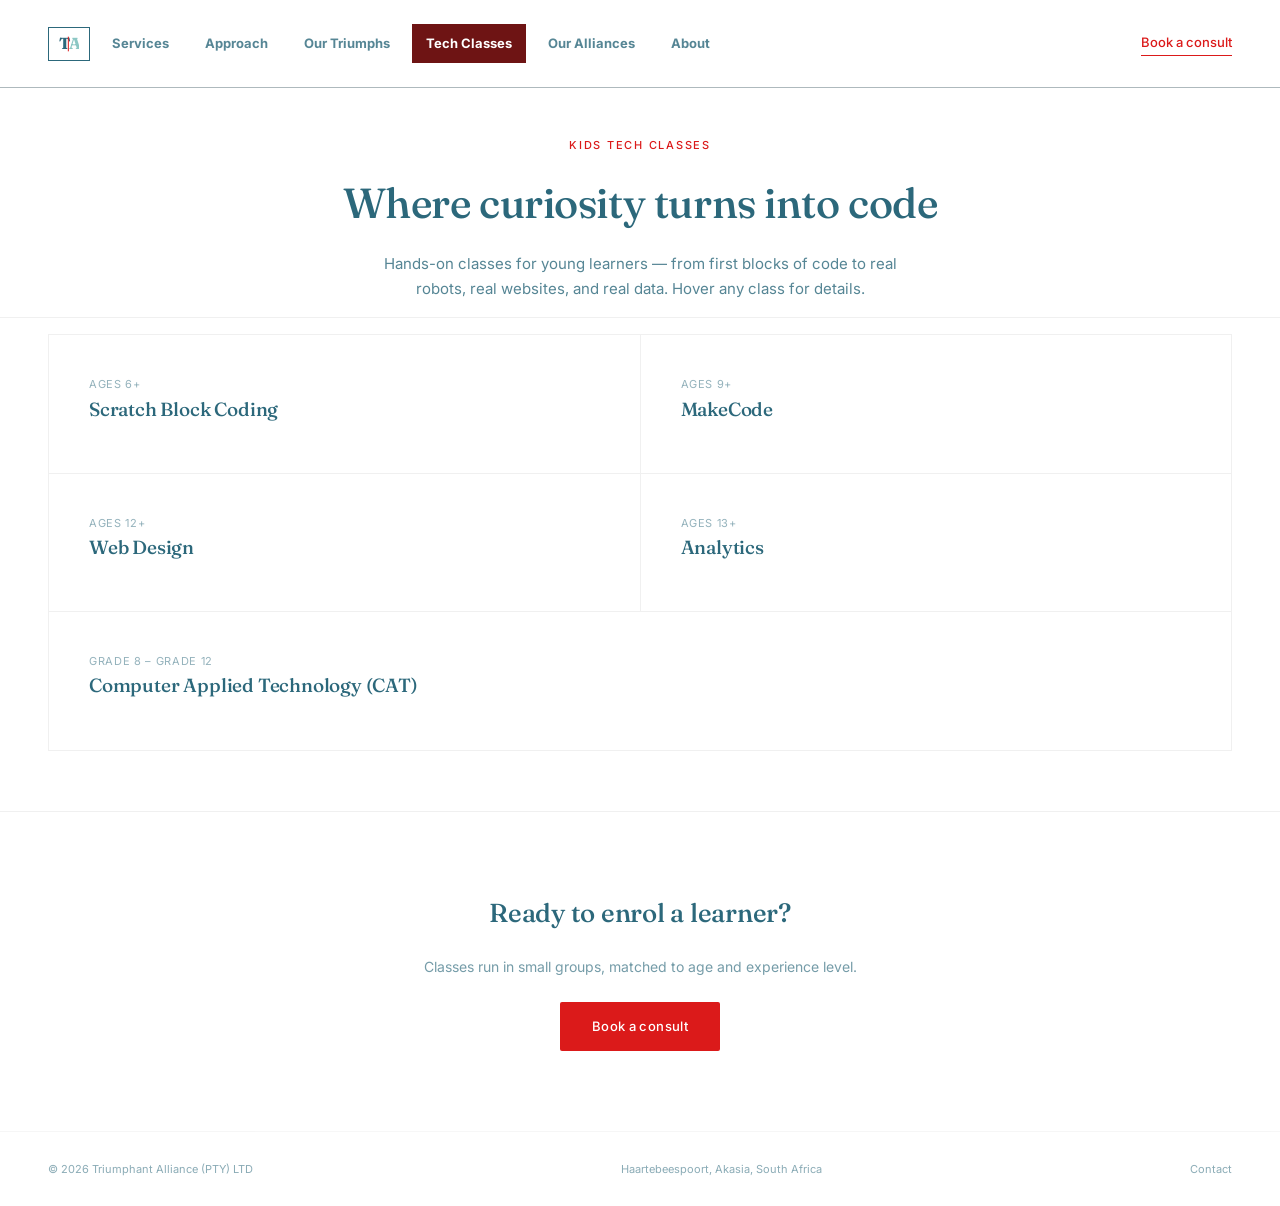
<file: tech-classes.html>
<!DOCTYPE html>
<html lang="en">
<head>
<script>document.documentElement.classList.add('js');</script>
<meta charset="UTF-8">
<meta name="viewport" content="width=device-width, initial-scale=1.0">
<title>Tech Classes — Triumphant Alliance (PTY) LTD</title>
<link rel="icon" href="assets/favicon.svg" type="image/svg+xml">
<link rel="preconnect" href="https://fonts.googleapis.com">
<link rel="preconnect" href="https://fonts.gstatic.com" crossorigin>
<link href="https://fonts.googleapis.com/css2?family=Fraunces:opsz,wght@9..144,400;9..144,500;9..144,600&family=Inter:wght@400;500;600&display=swap" rel="stylesheet">
<link rel="stylesheet" href="css/style.css">
</head>
<body>

<header class="site-header">
<nav class="nav">
  <div class="links">
  <a href="index.html" class="home-icon" aria-label="Home">
    <svg width="20" height="20" viewBox="0 0 30 30">
      <text x="0" y="22" font-family="Fraunces, serif" font-size="24" font-weight="700" fill="#2C687B">T</text>
      <text x="15" y="22" font-family="Fraunces, serif" font-size="24" font-weight="700" fill="#8CC7C4">A</text>
      <line x1="14" y1="4" x2="14" y2="26" stroke="#DB1A1A" stroke-width="1.5"/>
    </svg>
  </a>
    <a href="services.html">Services</a>
    <a href="approach.html">Approach</a>
    <a href="work.html">Our Triumphs</a>
    <a href="tech-classes.html" class="active">Tech Classes</a>
    <a href="clients.html">Our Alliances</a>
    <a href="about.html">About</a>
  </div>
    <div class="nav-right">
<a href="contact.html" class="cta">Book a consult</a>
  <button class="nav-toggle" aria-label="Open menu" aria-expanded="false" onclick="var m=document.getElementById('mobileMenu'); var open=m.classList.toggle('open'); this.setAttribute('aria-expanded', open);">
    <svg width="22" height="22" viewBox="0 0 22 22"><line x1="2" y1="6" x2="20" y2="6" stroke="#2C687B" stroke-width="1.6" stroke-linecap="round"/><line x1="2" y1="11" x2="20" y2="11" stroke="#2C687B" stroke-width="1.6" stroke-linecap="round"/><line x1="2" y1="16" x2="20" y2="16" stroke="#2C687B" stroke-width="1.6" stroke-linecap="round"/></svg>
  </button>
  </div>
</nav>
<div class="mobile-menu" id="mobileMenu">
  <a href="index.html">Home</a>
  <a href="services.html">Services</a>
  <a href="approach.html">Approach</a>
  <a href="work.html">Our Triumphs</a>
  <a href="tech-classes.html" class="active">Tech Classes</a>
  <a href="clients.html">Our Alliances</a>
  <a href="about.html">About</a>
  <a href="contact.html" style="color:var(--red); font-weight:500;">Book a consult</a>
</div>
</header>

<div class="page-hero" style="padding:48px 48px 16px;">
  <div class="eyebrow">Kids tech classes</div>
  <h1>Where curiosity turns into code</h1>
  <p>Hands-on classes for young learners — from first blocks of code to real robots, real websites, and real data. Hover any class for details.</p>
</div>

<div class="section" style="padding:8px 48px 60px;">
  <div class="services-grid">
    <div class="service-item">
      <div class="tag">Ages 6+</div><h3>Scratch Block Coding</h3>
      <div class="tooltip"><p>An introduction to storytelling, sequencing, and algorithmic thinking. Kids build their own animated stories and games using visual, drag-and-drop blocks — no typing required to start thinking like a programmer.</p></div>
    </div>
    <div class="service-item">
      <div class="tag">Ages 9+</div><h3>MakeCode</h3>
      <div class="tooltip"><p>Building robots and IoT designs. Learners code physical devices and watch their logic move, light up, and respond in the real world — the moment code stops being abstract.</p></div>
    </div>
    <div class="service-item">
      <div class="tag">Ages 12+</div><h3>Web Design</h3>
      <div class="tooltip"><p>HTML, CSS, and JavaScript, built and shipped for real — from CodeSandbox through to a live site on Netlify. Every learner walks away with something actually published on the internet.</p></div>
    </div>
    <div class="service-item">
      <div class="tag">Ages 13+</div><h3>Analytics</h3>
      <div class="tooltip"><p>Data structuring through Excel and Power BI. Turning spreadsheets into dashboards, and raw numbers into decisions — the same skills used in the working world, taught early.</p></div>
    </div>
    <div class="service-item" style="grid-column:1 / -1;">
      <div class="tag">Grade 8 – Grade 12</div><h3>Computer Applied Technology (CAT)</h3>
      <div class="tooltip"><p>Curriculum-aligned CAT support from Grade 8 through to matric, built around the exact syllabus learners are being assessed on — practical, exam-focused, and paced to the school term.</p></div>
    </div>
  </div>
</div>

<div class="cta-band">
  <h2>Ready to enrol a learner?</h2>
  <p style="opacity:0.65; font-size:14px; margin-bottom:24px;">Classes run in small groups, matched to age and experience level.</p>
  <a href="contact.html" class="btn btn-primary">Book a consult</a>
</div>

<footer class="foot">
  <span>© <span id="year"></span> Triumphant Alliance (PTY) LTD</span>
  <span>Haartebeespoort, Akasia, South Africa</span>
  <span><a href="contact.html">Contact</a></span>
</footer>

<script src="js/main.js"></script>
<script>document.getElementById('year').textContent = new Date().getFullYear();</script>
</body>
</html>
</file>
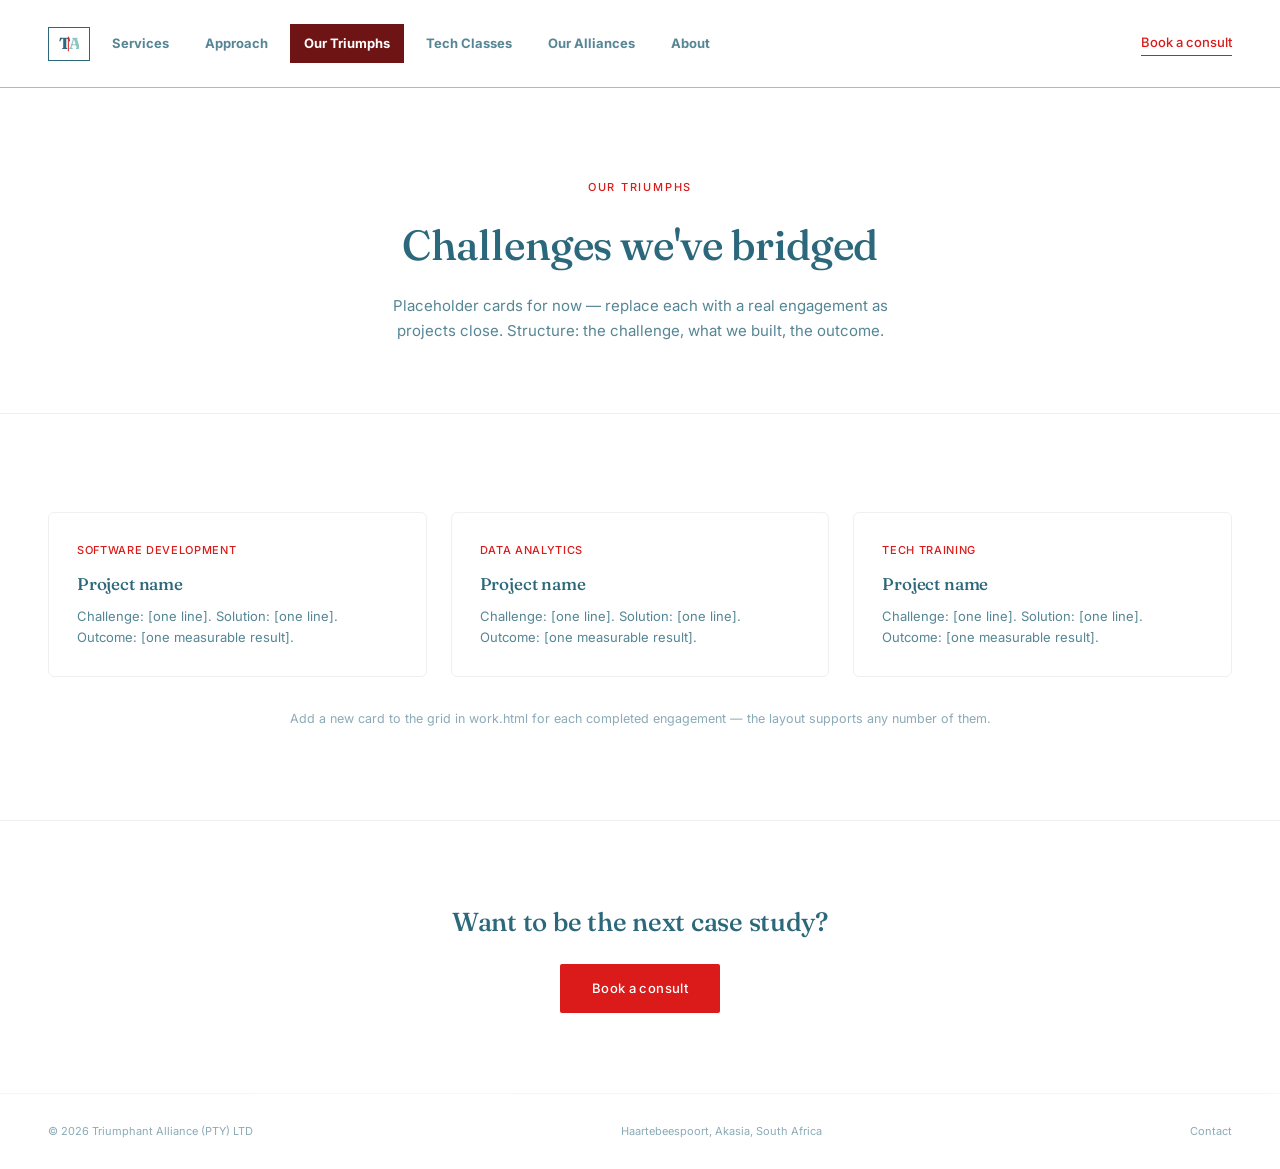
<file: work.html>
<!DOCTYPE html>
<html lang="en">
<head>
<script>document.documentElement.classList.add('js');</script>
<meta charset="UTF-8">
<meta name="viewport" content="width=device-width, initial-scale=1.0">
<title>Work — Triumphant Alliance (PTY) LTD</title>
<link rel="icon" href="assets/favicon.svg" type="image/svg+xml">
<link rel="preconnect" href="https://fonts.googleapis.com">
<link rel="preconnect" href="https://fonts.gstatic.com" crossorigin>
<link href="https://fonts.googleapis.com/css2?family=Fraunces:opsz,wght@9..144,400;9..144,500;9..144,600&family=Inter:wght@400;500;600&display=swap" rel="stylesheet">
<link rel="stylesheet" href="css/style.css">
</head>
<body>

<header class="site-header">
<nav class="nav">
  <div class="links">
  <a href="index.html" class="home-icon" aria-label="Home">
    <svg width="20" height="20" viewBox="0 0 30 30">
      <text x="0" y="22" font-family="Fraunces, serif" font-size="24" font-weight="700" fill="#2C687B">T</text>
      <text x="15" y="22" font-family="Fraunces, serif" font-size="24" font-weight="700" fill="#8CC7C4">A</text>
      <line x1="14" y1="4" x2="14" y2="26" stroke="#DB1A1A" stroke-width="1.5"/>
    </svg>
  </a>
    <a href="services.html">Services</a>
    <a href="approach.html">Approach</a>
    <a href="work.html" class="active">Our Triumphs</a>
    <a href="tech-classes.html">Tech Classes</a>
    <a href="clients.html">Our Alliances</a>
    <a href="about.html">About</a>
  </div>
    <div class="nav-right">
<a href="contact.html" class="cta">Book a consult</a>
  <button class="nav-toggle" aria-label="Open menu" aria-expanded="false" onclick="var m=document.getElementById('mobileMenu'); var open=m.classList.toggle('open'); this.setAttribute('aria-expanded', open);">
    <svg width="22" height="22" viewBox="0 0 22 22"><line x1="2" y1="6" x2="20" y2="6" stroke="#2C687B" stroke-width="1.6" stroke-linecap="round"/><line x1="2" y1="11" x2="20" y2="11" stroke="#2C687B" stroke-width="1.6" stroke-linecap="round"/><line x1="2" y1="16" x2="20" y2="16" stroke="#2C687B" stroke-width="1.6" stroke-linecap="round"/></svg>
  </button>
  </div>
</nav>
<div class="mobile-menu" id="mobileMenu">
  <a href="index.html">Home</a>
  <a href="services.html">Services</a>
  <a href="approach.html">Approach</a>
  <a href="work.html" class="active">Our Triumphs</a>
  <a href="tech-classes.html">Tech Classes</a>
  <a href="clients.html">Our Alliances</a>
  <a href="about.html">About</a>
  <a href="contact.html" style="color:var(--red); font-weight:500;">Book a consult</a>
</div>
</header>

<div class="page-hero">
  <div class="eyebrow">Our triumphs</div>
  <h1>Challenges we've bridged</h1>
  <p>Placeholder cards for now — replace each with a real engagement as projects close. Structure: the challenge, what we built, the outcome.</p>
</div>

<div class="section">
  <div class="card-grid">
    <div class="card">
      <div class="tag">Software development</div>
      <h3>Project name</h3>
      <p>Challenge: [one line]. Solution: [one line]. Outcome: [one measurable result].</p>
    </div>
    <div class="card">
      <div class="tag">Data analytics</div>
      <h3>Project name</h3>
      <p>Challenge: [one line]. Solution: [one line]. Outcome: [one measurable result].</p>
    </div>
    <div class="card">
      <div class="tag">Tech training</div>
      <h3>Project name</h3>
      <p>Challenge: [one line]. Solution: [one line]. Outcome: [one measurable result].</p>
    </div>
  </div>
  <p style="text-align:center; font-size:12.5px; opacity:0.55; margin-top:32px;">Add a new card to the grid in work.html for each completed engagement — the layout supports any number of them.</p>
</div>

<div class="cta-band">
  <h2>Want to be the next case study?</h2>
  <a href="contact.html" class="btn btn-primary">Book a consult</a>
</div>

<footer class="foot">
  <span>© <span id="year"></span> Triumphant Alliance (PTY) LTD</span>
  <span>Haartebeespoort, Akasia, South Africa</span>
  <span><a href="contact.html">Contact</a></span>
</footer>

<script src="js/main.js"></script>
<script>document.getElementById('year').textContent = new Date().getFullYear();</script>
</body>
</html>
</file>
<file: css/style.css>
:root{
  --red:#DB1A1A;
  --maroon:#6E1414;
  --offwhite:#FFF6F6;
  --lightteal:#8CC7C4;
  --deepteal:#2C687B;
  --ink:#183842;
}
*{box-sizing:border-box; margin:0; padding:0;}
body{background:#fff; color:var(--deepteal); font-family:'Inter', sans-serif; line-height:1.65; font-size:16px;}
h1,h2,h3,h4{font-family:'Fraunces', serif; font-weight:500; letter-spacing:-0.01em; color:var(--deepteal);}
a{color:inherit; text-decoration:none;}
img{max-width:100%; display:block;}
.container{max-width:1080px; margin:0 auto; padding:0 48px;}
.eyebrow{font-size:11px; letter-spacing:0.16em; text-transform:uppercase; color:var(--red); font-weight:500;}
.flash-arrow{display:inline-block; font-weight:900; font-size:1.15em; animation:arrow-flash 2.2s ease-in-out infinite;}
@keyframes arrow-flash{0%,100%{opacity:1;} 50%{opacity:0.25;}}

/* Header / Nav */
.site-header{background:#fff; z-index:1000;}
.nav{display:flex; justify-content:space-between; align-items:center; padding:24px 48px; border-bottom:1px solid rgba(24,56,66,0.35); position:relative;}
.nav .links{display:flex; align-items:center; gap:8px; font-size:13px;}
.nav .links a{opacity:0.8; font-weight:700; padding:9px 14px; border-radius:0; transition:background-color .15s, color .15s, opacity .15s;}
.nav .links a:hover, .nav .links a.active, .nav .links a:focus{opacity:1; color:#fff; background-color:var(--maroon);}
.nav .links .home-icon{display:flex; align-items:center; opacity:1; padding:6px 10px; border:1.5px solid var(--deepteal); border-radius:0;}
.nav .links .home-icon:hover{background-color:var(--maroon);}
.nav .links .home-icon svg{display:block;}
.nav .cta{font-size:13px; color:var(--red); font-weight:500; border-bottom:1px solid var(--red); padding-bottom:2px; white-space:nowrap;}
.nav-right{display:flex; align-items:center; gap:24px;}
.nav-toggle{display:none; background:none; border:none; cursor:pointer; padding:6px; align-items:center; justify-content:center;}
.nav-toggle svg{display:block;}
.mobile-menu{display:none; flex-direction:column; border-bottom:1px solid rgba(24,56,66,0.35); background:#fff;}
.mobile-menu a{padding:16px 24px; font-size:14px; font-weight:700; border-bottom:1px solid #f5f5f5; opacity:0.8; transition:background-color .15s, color .15s, opacity .15s;}
.mobile-menu a:hover, .mobile-menu a:active, .mobile-menu a.active{opacity:1; color:#fff; background-color:var(--maroon);}
.mobile-menu.open{display:flex;}

@media (min-width:821px){
  .site-header{position:sticky; top:0;}
}
@media (max-width:820px){
  .nav{padding:18px 20px; border-bottom:none;}
  .nav .links{display:flex; gap:0;}
  .nav .links a:not(.home-icon){display:none;}
  .nav .cta{display:none;}
  .nav-toggle{display:flex;}
}

/* Buttons */
.btn{display:inline-block; font-size:13px; padding:14px 32px; border-radius:2px; letter-spacing:0.03em; font-weight:500;}
.btn-primary{background:var(--red); color:#fff;}
.btn-dark{background:var(--deepteal); color:#fff;}

/* Hero (page headers) */
.page-hero{padding:90px 48px 70px; text-align:center; border-bottom:1px solid #f0f0f0;}
.page-hero h1{font-size:clamp(28px, 6vw, 42px); max-width:720px; margin:14px auto 14px;}
.page-hero p{opacity:0.8; font-size:15px; max-width:520px; margin:0 auto;}
@media (max-width:600px){
  .page-hero{padding:56px 24px 46px;}
}

/* Services grid with hover tooltip */
.services-grid{display:grid; grid-template-columns:repeat(2,1fr); gap:1px; background:#f0f0f0; border:1px solid #f0f0f0; margin-top:8px;}
.service-item{background:#fff; padding:40px; position:relative; cursor:default;}
.service-item h3{font-size:19px; margin-bottom:8px;}
.service-item .tag{font-size:11px; opacity:0.5; letter-spacing:0.06em; text-transform:uppercase;}
.service-item .tooltip{
  position:absolute; left:40px; right:40px; bottom:0; top:0;
  background:var(--deepteal); color:#fff; padding:40px;
  opacity:0; transform:translateY(6px); pointer-events:none;
  transition:opacity .25s ease, transform .25s ease;
  display:flex; align-items:center;
}
.service-item:hover .tooltip{opacity:1; transform:translateY(0);}
.service-item .tooltip p{font-size:13.5px; line-height:1.6;}
@media (max-width:720px){
  .services-grid{grid-template-columns:1fr;}
  .service-item .tooltip{position:static; opacity:1; transform:none; pointer-events:auto; margin-top:12px; padding:20px;}
}

/* Approach flow (3 moves, icon-led) */
.flow-section{padding:90px 48px;}
.flow{display:flex; align-items:stretch; justify-content:center; gap:0; max-width:900px; margin:24px auto 0;}
.flow-step{flex:0 0 220px; text-align:center; padding:44px 18px 28px; border-radius:12px; display:flex; flex-direction:column; position:relative;}
html.js .flow-step{opacity:0; transform:translateY(14px); transition:opacity .6s ease, transform .6s ease;}
html.js .flow-step.reveal{opacity:1; transform:translateY(0);}
.flow-step .icon{width:64px; height:64px; position:absolute; top:-32px; left:50%; transform:translateX(-50%); display:flex; align-items:center; justify-content:center; background:#fff; border:1px solid rgba(44,104,123,0.2); border-radius:50%; z-index:2;}
.flow-step .num{font-size:11px; letter-spacing:0.12em; text-transform:uppercase; opacity:0.5; margin-bottom:8px;}
.flow-step h3{font-size:18px; margin-bottom:10px;}
.flow-step p{font-size:13px; opacity:0.85; max-width:190px; margin:0 auto;}
.step-diagnose{background-color:rgba(143,42,42,0.2);}
.step-diagnose p{color:#2C687B;}
.step-design{background-color:rgba(27,58,66,0.2);}
.step-design p{color:#1B3A42;}
.step-deliver{background-color:rgba(44,104,123,0.2);}
.step-deliver p{color:#8F2A2A;}
.flow-arrow{flex:0 0 60px; display:flex; align-items:center; justify-content:center; padding-top:22px;}
html.js .flow-arrow svg path{stroke-dasharray:40; stroke-dashoffset:40; transition:stroke-dashoffset .8s ease;}
html.js .flow.reveal .flow-arrow svg path{stroke-dashoffset:0;}
@media (max-width:760px){
  .flow{flex-direction:column; align-items:center; gap:44px;}
  .flow-arrow{transform:rotate(90deg); padding:4px 0;}
  .flow-step{flex:none; width:100%; max-width:260px;}
}
.bridge-section{padding:90px 48px; background:#FBFDFC; border-top:1px solid #f0f0f0; border-bottom:1px solid #f0f0f0;}
.bridge-head{text-align:center; margin-bottom:56px;}
.bridge-head h2{font-size:26px; max-width:480px; margin:14px auto 0;}
.bridge-diagram{position:relative; max-width:760px; margin:0 auto;}
.btrack{display:flex; align-items:flex-end; justify-content:space-between; position:relative;}
.bpost{flex:0 0 200px; text-align:center; z-index:2;}
html.js .bpost{opacity:0; transform:translateY(10px); transition:opacity .6s ease, transform .6s ease;}
html.js .bpost.reveal{opacity:1; transform:translateY(0);}
html.js .bpost.solution{transition-delay:3.4s;}
.bpost .dot{width:14px; height:14px; border-radius:50%; margin:0 auto 18px; background:var(--deepteal);}
.bpost.solution .dot{background:var(--red);}
.bpost .k{font-size:11px; letter-spacing:0.12em; text-transform:uppercase; opacity:0.5; margin-bottom:6px;}
.bpost .v{font-family:'Fraunces',serif; font-size:19px;}
.bpost.solution .v{color:var(--red);}
.bpost p{font-size:12.5px; opacity:0.8; margin-top:8px; max-width:180px; margin-left:auto; margin-right:auto;}
.barch{flex:1; height:80px; position:relative; margin:0 -10px;}
.barch svg{width:100%; height:100%; display:block; overflow:visible;}
html.js .barch path.arch{stroke-dasharray:520; stroke-dashoffset:520; transition:stroke-dashoffset 3.4s linear 0s;}
html.js .bridge-diagram.reveal .barch path{stroke-dashoffset:0;}
.barch-label{position:absolute; top:-16px; left:50%; transform:translateX(-50%); text-align:center;}
html.js .barch-label{opacity:0; transition:opacity .35s ease 1.7s;}
html.js .bridge-diagram.reveal .barch-label{opacity:1;}
.barch-label .k{font-size:11px; letter-spacing:0.12em; text-transform:uppercase; opacity:0.5;}
.barch-label .v{font-family:'Fraunces',serif; font-size:16px; color:#3a9088; font-weight:500; border:1.5px solid var(--red); border-radius:6px; padding:3px 12px; display:inline-block; margin-top:4px;}

@media (max-width:640px){
  .bridge-section{padding:56px 24px;}
  .bridge-diagram{display:flex; flex-direction:column; align-items:center;}
  .btrack{display:contents;}
  .bpost.challenge{order:1; flex:none; width:100%; max-width:280px;}
  .barch-label{order:2; position:static; transform:none; margin:20px 0; opacity:1; transition:none;}
  .barch{order:3; width:2px; height:56px; flex:none; margin:4px 0; background:var(--lightteal); opacity:0.5; border-radius:1px;}
  .bpost.solution{order:4; flex:none; width:100%; max-width:280px;}
  .barch svg{display:none;}
}

/* Process strip */
.strip{display:grid; grid-template-columns:repeat(3,1fr); border-bottom:1px solid #f0f0f0;}
.scard{padding:56px 40px; border-right:1px solid #f0f0f0;}
.scard:last-child{border-right:none;}
.scard .num{font-size:12px; opacity:0.4; margin-bottom:14px;}
.scard h3{font-size:17px; margin-bottom:10px;}
.scard p{font-size:13px; opacity:0.8;}
@media (max-width:720px){ .strip{grid-template-columns:1fr;} .scard{border-right:none; border-bottom:1px solid #f0f0f0;} }

/* Story + founder side by side (about page) */
.story-founder{display:grid; grid-template-columns:1.4fr 1fr; gap:56px; max-width:960px; margin:0 auto; align-items:start;}
.story-col p{font-size:14.5px; opacity:0.85; margin-bottom:18px;}
.story-col p:last-child{margin-bottom:0;}
.founder-col{background:var(--tan, #FBFDFC); border:1px solid #f0f0f0; border-radius:12px; padding:32px 24px;}
.founder-col .photo-wrap{border-radius:50%; overflow:hidden; background:var(--lightteal);}
.founder-col .photo-wrap img{width:100%; height:100%; object-fit:cover; filter:grayscale(15%) contrast(1.02);}
.founder-col .k{font-size:11px; letter-spacing:0.12em; text-transform:uppercase; opacity:0.5; margin-bottom:4px;}
.founder-col .role{font-size:13px; color:var(--red); font-weight:500; margin-bottom:14px; text-align:center;}
@media (max-width:820px){
  .story-founder{grid-template-columns:1fr; gap:32px;}
  .founder-col{max-width:360px; margin:0 auto;}
}

/* Person / founder card */
.people{padding:90px 48px; border-bottom:1px solid #f0f0f0;}
.people-head{text-align:center; margin-bottom:56px;}
.people-head h2{font-size:26px; margin-top:14px;}
.person{display:flex; align-items:center; gap:48px; max-width:680px; margin:0 auto;}
.person .photo-wrap{flex:0 0 180px; height:180px; border-radius:50%; overflow:hidden; background:var(--lightteal);}
.person .photo-wrap img{width:100%; height:100%; object-fit:cover; filter:grayscale(15%) contrast(1.02);}
.person .info .k{font-size:11px; letter-spacing:0.12em; text-transform:uppercase; opacity:0.5; margin-bottom:6px;}
.person .info h3{font-size:24px; margin-bottom:4px;}
.person .info .role{font-size:13px; color:var(--red); font-weight:500; margin-bottom:14px;}
.person .info p{font-size:13.5px; opacity:0.85; max-width:380px;}
@media (max-width:640px){ .person{flex-direction:column; text-align:center;} }

/* Generic content sections */
.section{padding:90px 48px; border-bottom:1px solid #f0f0f0;}
.section-head{text-align:center; margin-bottom:56px;}
.section-head h2{font-size:26px; margin-top:14px;}
.two-col{display:grid; grid-template-columns:1fr 1fr; gap:48px; max-width:900px; margin:0 auto;}
.two-col p{font-size:14px; opacity:0.85; margin-bottom:14px;}
@media (max-width:720px){ .two-col{grid-template-columns:1fr;} }

/* Cards (work / clients) */
.card-grid{display:grid; grid-template-columns:repeat(3,1fr); gap:24px; margin-top:8px;}
.card{border:1px solid #f0f0f0; border-radius:6px; padding:28px; background:#fff;}
.card .tag{font-size:11px; color:var(--red); font-weight:500; letter-spacing:0.06em; text-transform:uppercase; margin-bottom:10px;}
.card h3{font-size:17px; margin-bottom:8px;}
.card p{font-size:13px; opacity:0.8;}
@media (max-width:820px){ .card-grid{grid-template-columns:1fr 1fr;} }
@media (max-width:560px){ .card-grid{grid-template-columns:1fr;} }

.logo-grid{display:grid; grid-template-columns:repeat(4,1fr); gap:1px; background:#f0f0f0; border:1px solid #f0f0f0; margin-top:8px;}
.logo-tile{background:#fff; height:110px; display:flex; align-items:center; justify-content:center; font-family:'Fraunces',serif; font-size:14px; padding:16px;}
.logo-tile img{max-width:100%; max-height:100%; object-fit:contain;}
@media (max-width:720px){ .logo-grid{grid-template-columns:repeat(2,1fr);} }

blockquote{font-family:'Fraunces',serif; font-size:20px; text-align:center; max-width:640px; margin:40px auto 0; color:var(--deepteal); font-style:normal;}
blockquote cite{display:block; font-family:'Inter',sans-serif; font-size:12px; opacity:0.6; margin-top:14px; font-style:normal;}

/* Contact */
.contact-grid{display:grid; grid-template-columns:1fr 1fr; gap:56px; max-width:900px; margin:0 auto;}
.contact-details .row{display:flex; gap:14px; margin-bottom:22px; font-size:14px;}
.contact-details .row .k{font-size:11px; letter-spacing:0.1em; text-transform:uppercase; opacity:0.5; display:block; margin-bottom:2px;}
.contact-form label{display:block; font-size:12px; letter-spacing:0.04em; text-transform:uppercase; opacity:0.6; margin-bottom:6px;}
.contact-form input, .contact-form textarea{
  width:100%; padding:12px 14px; border:1px solid #ddd; border-radius:4px; font-family:'Inter',sans-serif; font-size:14px;
  margin-bottom:18px; color:var(--deepteal);
}
.contact-form textarea{min-height:120px; resize:vertical;}
.contact-form button{border:none; cursor:pointer; font-family:'Inter',sans-serif;}
@media (max-width:720px){ .contact-grid{grid-template-columns:1fr;} }

/* CTA band */
.cta-band{padding:80px 48px; text-align:center;}
.cta-band h2{font-size:26px; margin-bottom:20px;}

/* Footer */
.foot{padding:28px 48px; border-top:1px solid #f0f0f0; display:flex; justify-content:space-between; font-size:11px; opacity:0.55; flex-wrap:wrap; gap:10px;}

/* Scroll cue (home only) */
.scroll-cue{display:flex; flex-direction:column; align-items:center; gap:8px; margin-top:56px; cursor:pointer; opacity:0.55;}
.scroll-cue span{font-size:10px; letter-spacing:0.14em; text-transform:uppercase;}
.scroll-cue .chev{animation:bob 1.8s ease-in-out infinite;}
@keyframes bob{0%,100%{transform:translateY(0); opacity:0.4;} 50%{transform:translateY(6px); opacity:0.9;}}

/* General mobile spacing */
@media (max-width:600px){
  .container, .section, .people, .cta-band, .foot{padding-left:24px; padding-right:24px;}
  .section, .people{padding-top:56px; padding-bottom:56px;}
  .cta-band{padding-top:56px; padding-bottom:56px;}
  .card-grid{gap:16px;}
  .contact-grid{gap:36px;}
  blockquote{font-size:17px;}
}
</file>
